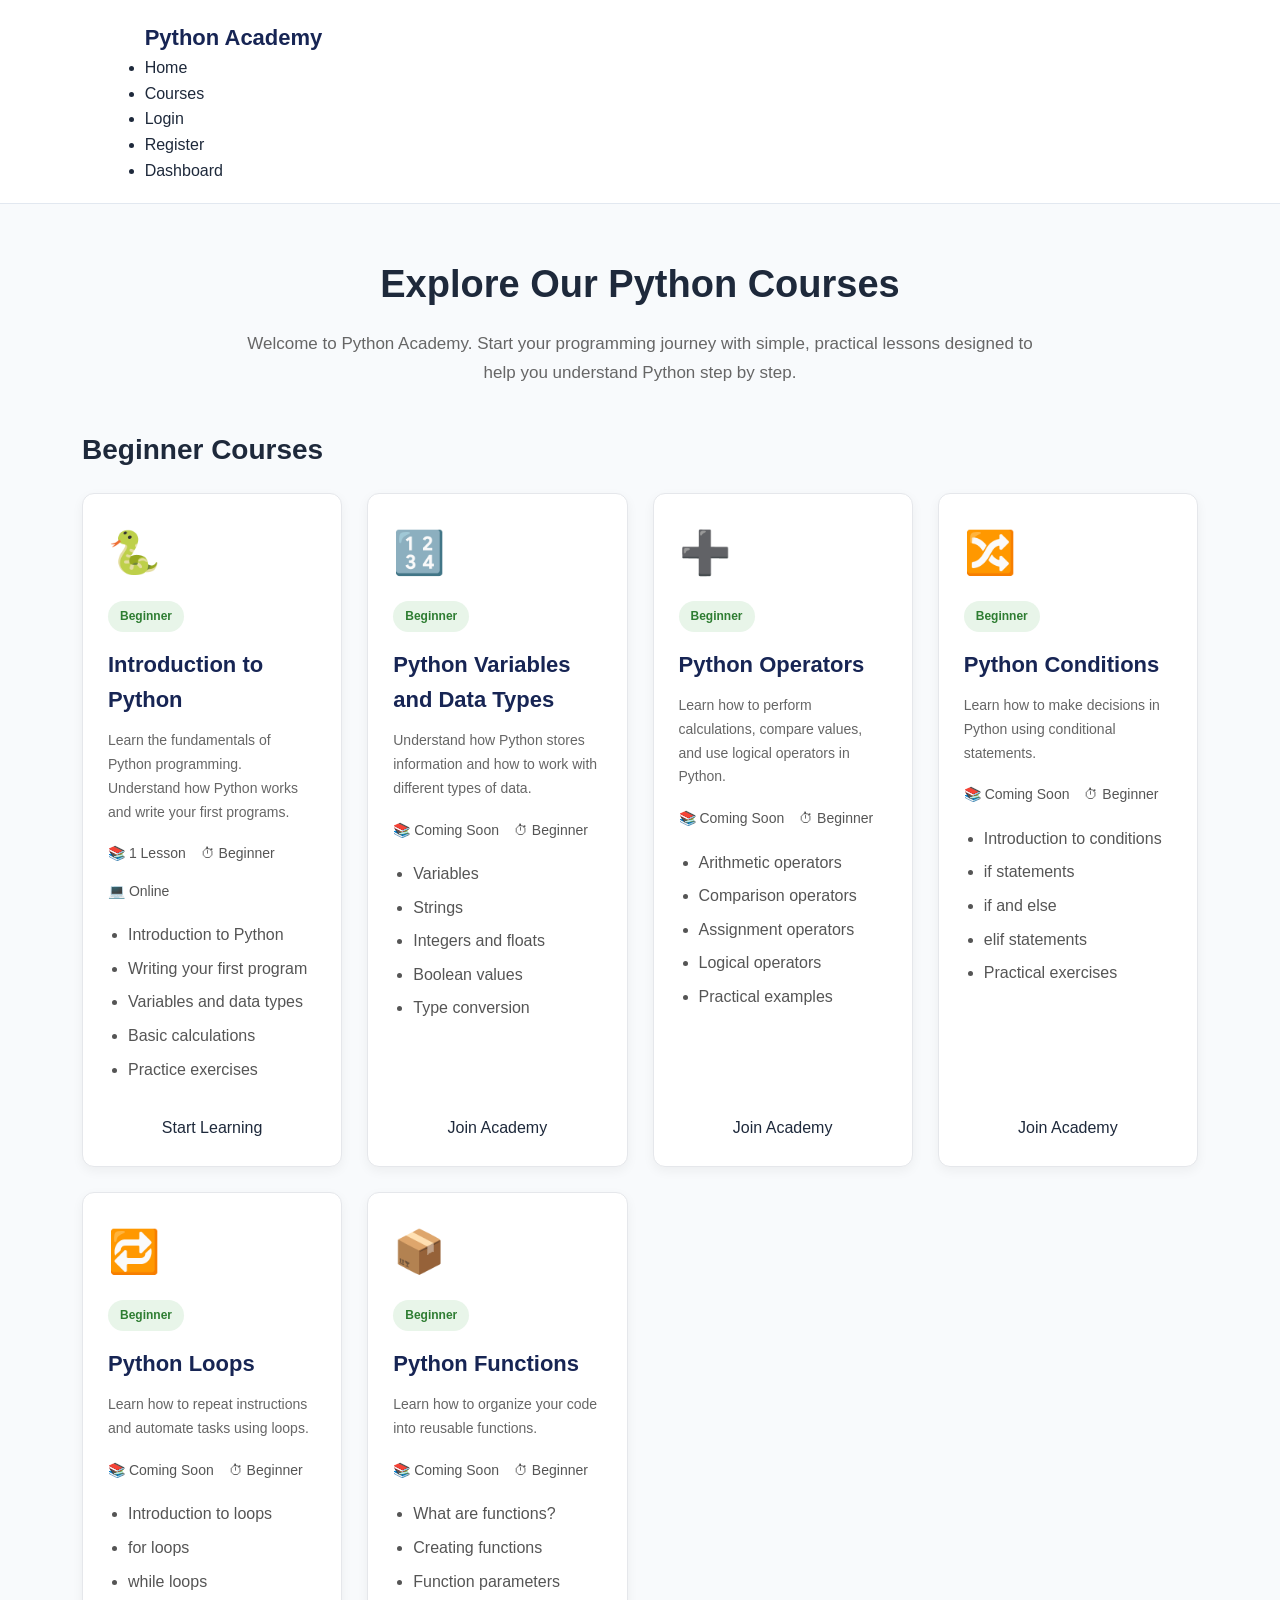
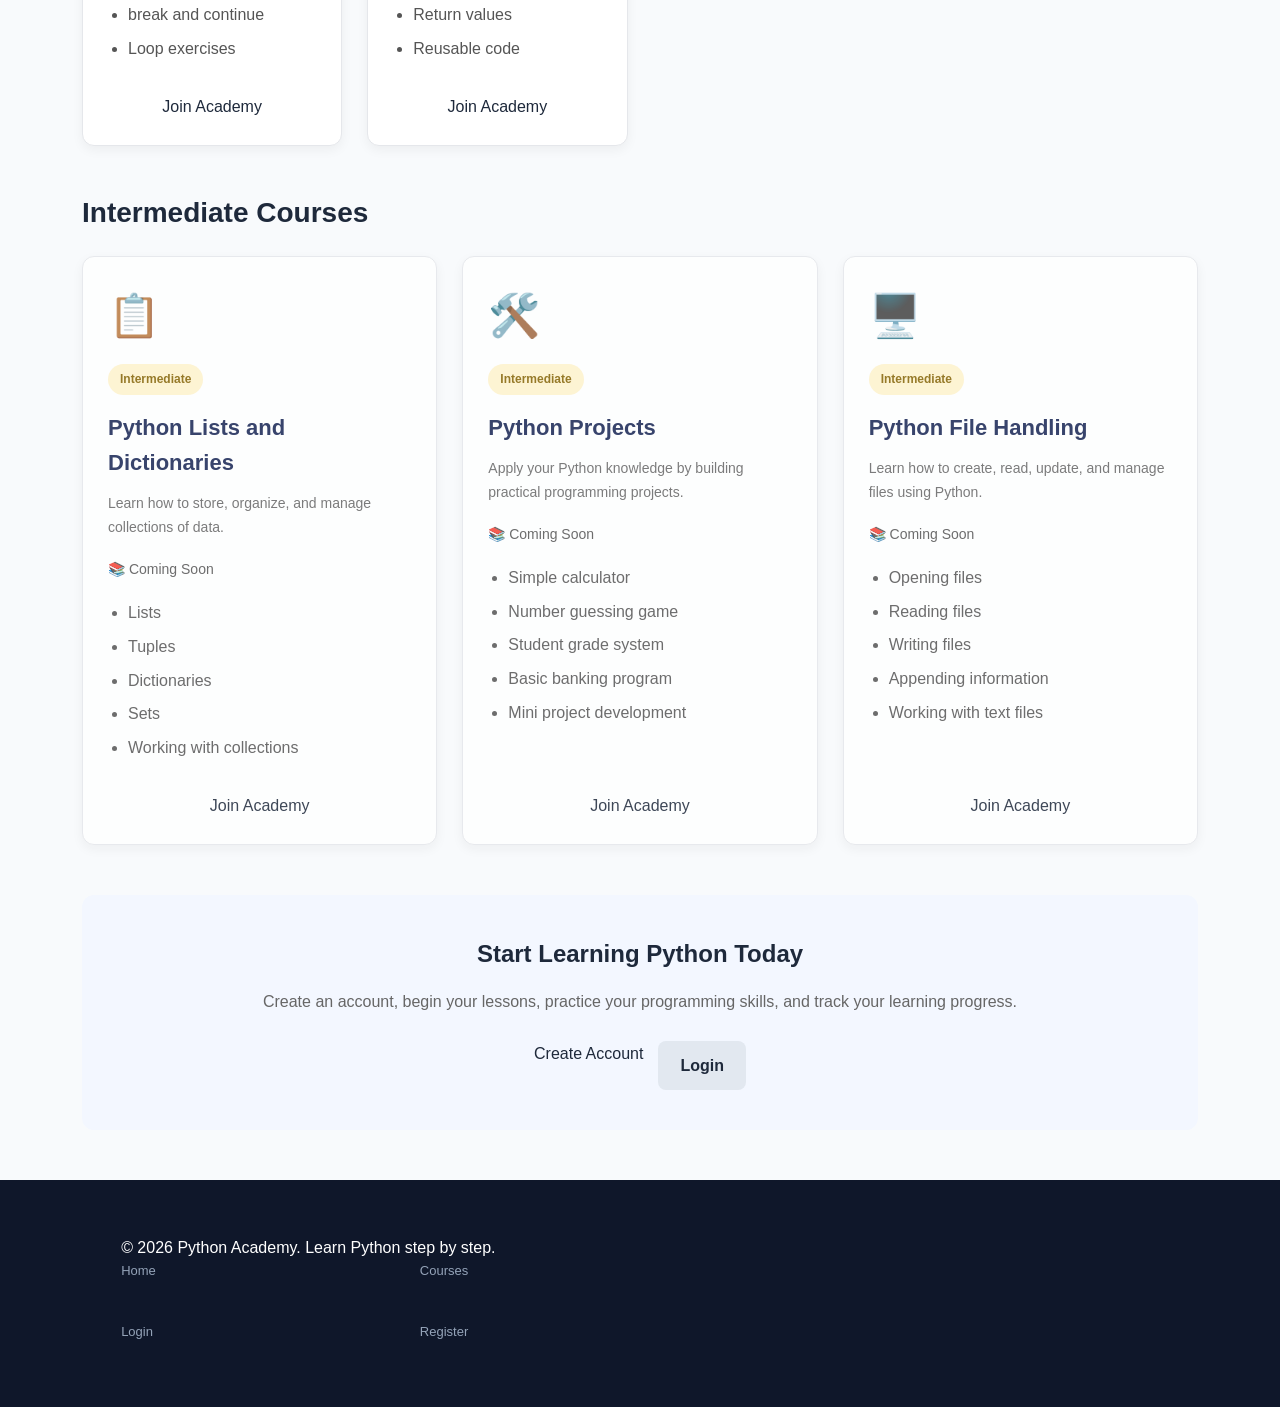
<file: courses.html>
<!DOCTYPE html>
<html lang="en">

<head>
    <meta charset="UTF-8">
    <meta name="viewport" content="width=device-width, initial-scale=1.0">

    <title>Python Courses | Python Academy</title>

    <meta name="description"
          content="Learn Python programming with Python Academy. Explore beginner lessons, practice exercises, and quizzes.">

    <link rel="stylesheet" href="style.css">

    <style>
        /* COURSES PAGE */

        .courses-page {
            padding: 50px 20px;
        }

        .courses-header {
            text-align: center;
            max-width: 800px;
            margin: 0 auto 40px;
        }

        .courses-header h1 {
            font-size: 38px;
            margin-bottom: 15px;
        }

        .courses-header p {
            font-size: 17px;
            line-height: 1.7;
            color: #666;
        }

        .course-category {
            margin-bottom: 45px;
        }

        .course-category h2 {
            margin-bottom: 20px;
            font-size: 28px;
        }

        .courses-grid {
            display: grid;
            grid-template-columns: repeat(
                auto-fit,
                minmax(260px, 1fr)
            );

            gap: 25px;
        }

        .course-card {
            background: #ffffff;
            border-radius: 12px;
            padding: 25px;
            border: 1px solid #e5e7eb;
            box-shadow: 0 4px 12px rgba(0, 0, 0, 0.05);

            display: flex;
            flex-direction: column;

            transition: transform 0.3s ease,
                        box-shadow 0.3s ease;
        }

        .course-card:hover {
            transform: translateY(-5px);
            box-shadow: 0 8px 20px rgba(0, 0, 0, 0.10);
        }

        .course-icon {
            font-size: 42px;
            margin-bottom: 15px;
        }

        .course-level {
            display: inline-block;
            width: fit-content;

            background: #e8f5e9;
            color: #2e7d32;

            padding: 6px 12px;
            border-radius: 20px;

            font-size: 12px;
            font-weight: bold;

            margin-bottom: 15px;
        }

        .course-card h3 {
            font-size: 22px;
            margin-bottom: 12px;
        }

        .course-card p {
            color: #666;
            line-height: 1.7;
            margin-bottom: 18px;
        }

        .course-details {
            display: flex;
            flex-wrap: wrap;
            gap: 15px;

            margin-bottom: 20px;

            font-size: 14px;
            color: #555;
        }

        .course-details span {
            display: inline-block;
        }

        .course-card ul {
            padding-left: 20px;
            margin-bottom: 25px;
        }

        .course-card ul li {
            margin-bottom: 8px;
            color: #555;
        }

        .course-card .btn {
            margin-top: auto;
            text-align: center;
            display: block;
        }

        .course-card .btn-secondary {
            margin-top: 10px;
        }

        .course-coming-soon {
            opacity: 0.85;
        }

        .course-coming-soon .course-level {
            background: #fff3cd;
            color: #856404;
        }

        .courses-cta {
            text-align: center;

            background: #f3f7ff;

            padding: 40px 20px;
            border-radius: 12px;

            margin-top: 50px;
        }

        .courses-cta h2 {
            margin-bottom: 15px;
        }

        .courses-cta p {
            color: #666;
            margin-bottom: 25px;
            line-height: 1.7;
        }

        .courses-cta-buttons {
            display: flex;
            justify-content: center;
            flex-wrap: wrap;
            gap: 15px;
        }

        @media (max-width: 600px) {

            .courses-header h1 {
                font-size: 30px;
            }

            .course-category h2 {
                font-size: 24px;
            }

            .courses-page {
                padding: 30px 15px;
            }

            .course-card {
                padding: 20px;
            }
        }
    </style>
</head>

<body>

    <!-- NAVIGATION -->

    <nav class="navbar">

        <div class="container">

            <a href="index.html" class="logo">
                Python Academy
            </a>

            <ul class="nav-links">

                <li>
                    <a href="index.html">Home</a>
                </li>

                <li>
                    <a href="courses.html" class="active">Courses</a>
                </li>

                <li>
                    <a href="login.html">Login</a>
                </li>

                <li>
                    <a href="register.html">Register</a>
                </li>

                <li>
                    <a href="dashboard.html">Dashboard</a>
                </li>

            </ul>

        </div>

    </nav>


    <!-- COURSES PAGE -->

    <main class="courses-page">

        <div class="container">

            <!-- PAGE HEADER -->

            <section class="courses-header">

                <h1>Explore Our Python Courses</h1>

                <p>
                    Welcome to Python Academy.
                    Start your programming journey with simple,
                    practical lessons designed to help you understand
                    Python step by step.
                </p>

            </section>


            <!-- BEGINNER COURSES -->

            <section class="course-category">

                <h2>Beginner Courses</h2>

                <div class="courses-grid">


                    <!-- COURSE 1 -->

                    <article class="course-card">

                        <div class="course-icon">
                            🐍
                        </div>

                        <span class="course-level">
                            Beginner
                        </span>

                        <h3>Introduction to Python</h3>

                        <p>
                            Learn the fundamentals of Python programming.
                            Understand how Python works and write
                            your first programs.
                        </p>

                        <div class="course-details">

                            <span>
                                📚 1 Lesson
                            </span>

                            <span>
                                ⏱ Beginner
                            </span>

                            <span>
                                💻 Online
                            </span>

                        </div>

                        <ul>

                            <li>Introduction to Python</li>

                            <li>Writing your first program</li>

                            <li>Variables and data types</li>

                            <li>Basic calculations</li>

                            <li>Practice exercises</li>

                        </ul>

                        <a href="lesson1.html" class="btn">
                            Start Learning
                        </a>

                    </article>


                    <!-- COURSE 2 -->

                    <article class="course-card">

                        <div class="course-icon">
                            🔢
                        </div>

                        <span class="course-level">
                            Beginner
                        </span>

                        <h3>Python Variables and Data Types</h3>

                        <p>
                            Understand how Python stores information
                            and how to work with different types
                            of data.
                        </p>

                        <div class="course-details">

                            <span>
                                📚 Coming Soon
                            </span>

                            <span>
                                ⏱ Beginner
                            </span>

                        </div>

                        <ul>

                            <li>Variables</li>

                            <li>Strings</li>

                            <li>Integers and floats</li>

                            <li>Boolean values</li>

                            <li>Type conversion</li>

                        </ul>

                        <a href="register.html" class="btn">
                            Join Academy
                        </a>

                    </article>


                    <!-- COURSE 3 -->

                    <article class="course-card">

                        <div class="course-icon">
                            ➕
                        </div>

                        <span class="course-level">
                            Beginner
                        </span>

                        <h3>Python Operators</h3>

                        <p>
                            Learn how to perform calculations,
                            compare values, and use logical
                            operators in Python.
                        </p>

                        <div class="course-details">

                            <span>
                                📚 Coming Soon
                            </span>

                            <span>
                                ⏱ Beginner
                            </span>

                        </div>

                        <ul>

                            <li>Arithmetic operators</li>

                            <li>Comparison operators</li>

                            <li>Assignment operators</li>

                            <li>Logical operators</li>

                            <li>Practical examples</li>

                        </ul>

                        <a href="register.html" class="btn">
                            Join Academy
                        </a>

                    </article>


                    <!-- COURSE 4 -->

                    <article class="course-card">

                        <div class="course-icon">
                            🔀
                        </div>

                        <span class="course-level">
                            Beginner
                        </span>

                        <h3>Python Conditions</h3>

                        <p>
                            Learn how to make decisions in Python
                            using conditional statements.
                        </p>

                        <div class="course-details">

                            <span>
                                📚 Coming Soon
                            </span>

                            <span>
                                ⏱ Beginner
                            </span>

                        </div>

                        <ul>

                            <li>Introduction to conditions</li>

                            <li>if statements</li>

                            <li>if and else</li>

                            <li>elif statements</li>

                            <li>Practical exercises</li>

                        </ul>

                        <a href="register.html" class="btn">
                            Join Academy
                        </a>

                    </article>


                    <!-- COURSE 5 -->

                    <article class="course-card">

                        <div class="course-icon">
                            🔁
                        </div>

                        <span class="course-level">
                            Beginner
                        </span>

                        <h3>Python Loops</h3>

                        <p>
                            Learn how to repeat instructions
                            and automate tasks using loops.
                        </p>

                        <div class="course-details">

                            <span>
                                📚 Coming Soon
                            </span>

                            <span>
                                ⏱ Beginner
                            </span>

                        </div>

                        <ul>

                            <li>Introduction to loops</li>

                            <li>for loops</li>

                            <li>while loops</li>

                            <li>break and continue</li>

                            <li>Loop exercises</li>

                        </ul>

                        <a href="register.html" class="btn">
                            Join Academy
                        </a>

                    </article>


                    <!-- COURSE 6 -->

                    <article class="course-card">

                        <div class="course-icon">
                            📦
                        </div>

                        <span class="course-level">
                            Beginner
                        </span>

                        <h3>Python Functions</h3>

                        <p>
                            Learn how to organize your code
                            into reusable functions.
                        </p>

                        <div class="course-details">

                            <span>
                                📚 Coming Soon
                            </span>

                            <span>
                                ⏱ Beginner
                            </span>

                        </div>

                        <ul>

                            <li>What are functions?</li>

                            <li>Creating functions</li>

                            <li>Function parameters</li>

                            <li>Return values</li>

                            <li>Reusable code</li>

                        </ul>

                        <a href="register.html" class="btn">
                            Join Academy
                        </a>

                    </article>

                </div>

            </section>


            <!-- INTERMEDIATE COURSES -->

            <section class="course-category">

                <h2>Intermediate Courses</h2>

                <div class="courses-grid">


                    <!-- COURSE 7 -->

                    <article class="course-card course-coming-soon">

                        <div class="course-icon">
                            📋
                        </div>

                        <span class="course-level">
                            Intermediate
                        </span>

                        <h3>Python Lists and Dictionaries</h3>

                        <p>
                            Learn how to store, organize,
                            and manage collections of data.
                        </p>

                        <div class="course-details">

                            <span>
                                📚 Coming Soon
                            </span>

                        </div>

                        <ul>

                            <li>Lists</li>

                            <li>Tuples</li>

                            <li>Dictionaries</li>

                            <li>Sets</li>

                            <li>Working with collections</li>

                        </ul>

                        <a href="register.html" class="btn">
                            Join Academy
                        </a>

                    </article>


                    <!-- COURSE 8 -->

                    <article class="course-card course-coming-soon">

                        <div class="course-icon">
                            🛠️
                        </div>

                        <span class="course-level">
                            Intermediate
                        </span>

                        <h3>Python Projects</h3>

                        <p>
                            Apply your Python knowledge by
                            building practical programming projects.
                        </p>

                        <div class="course-details">

                            <span>
                                📚 Coming Soon
                            </span>

                        </div>

                        <ul>

                            <li>Simple calculator</li>

                            <li>Number guessing game</li>

                            <li>Student grade system</li>

                            <li>Basic banking program</li>

                            <li>Mini project development</li>

                        </ul>

                        <a href="register.html" class="btn">
                            Join Academy
                        </a>

                    </article>


                    <!-- COURSE 9 -->

                    <article class="course-card course-coming-soon">

                        <div class="course-icon">
                            🖥️
                        </div>

                        <span class="course-level">
                            Intermediate
                        </span>

                        <h3>Python File Handling</h3>

                        <p>
                            Learn how to create, read,
                            update, and manage files
                            using Python.
                        </p>

                        <div class="course-details">

                            <span>
                                📚 Coming Soon
                            </span>

                        </div>

                        <ul>

                            <li>Opening files</li>

                            <li>Reading files</li>

                            <li>Writing files</li>

                            <li>Appending information</li>

                            <li>Working with text files</li>

                        </ul>

                        <a href="register.html" class="btn">
                            Join Academy
                        </a>

                    </article>

                </div>

            </section>


            <!-- LEARNING PROCESS -->

            <section class="courses-cta">

                <h2>Start Learning Python Today</h2>

                <p>
                    Create an account, begin your lessons,
                    practice your programming skills,
                    and track your learning progress.
                </p>

                <div class="courses-cta-buttons">

                    <a href="register.html" class="btn">
                        Create Account
                    </a>

                    <a href="login.html" class="btn btn-secondary">
                        Login
                    </a>

                </div>

            </section>

        </div>

    </main>


    <!-- FOOTER -->

    <footer class="footer">

        <div class="container">

            <p>
                © 2026 Python Academy.
                Learn Python step by step.
            </p>

            <div class="footer-links">

                <a href="index.html">
                    Home
                </a>

                <a href="courses.html">
                    Courses
                </a>

                <a href="login.html">
                    Login
                </a>

                <a href="register.html">
                    Register
                </a>

            </div>

        </div>

    </footer>

</body>

</html>
</file>
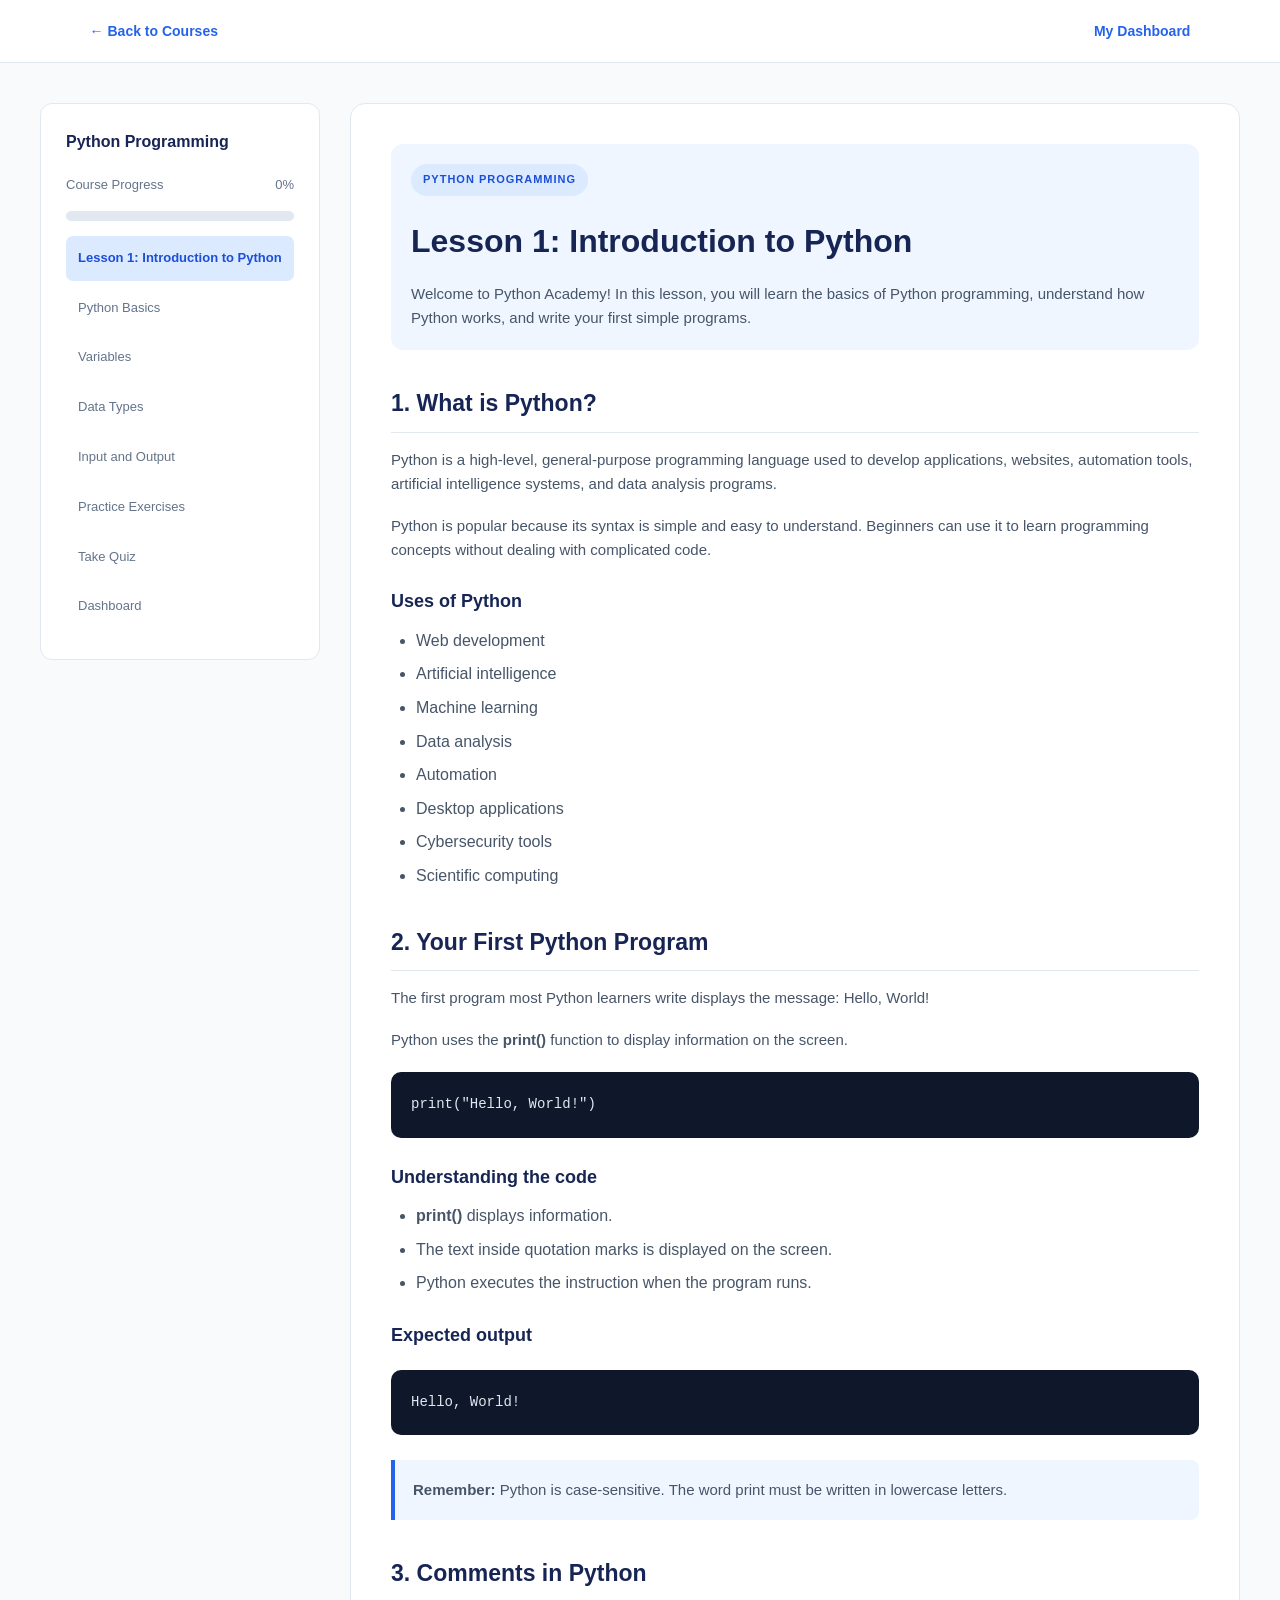
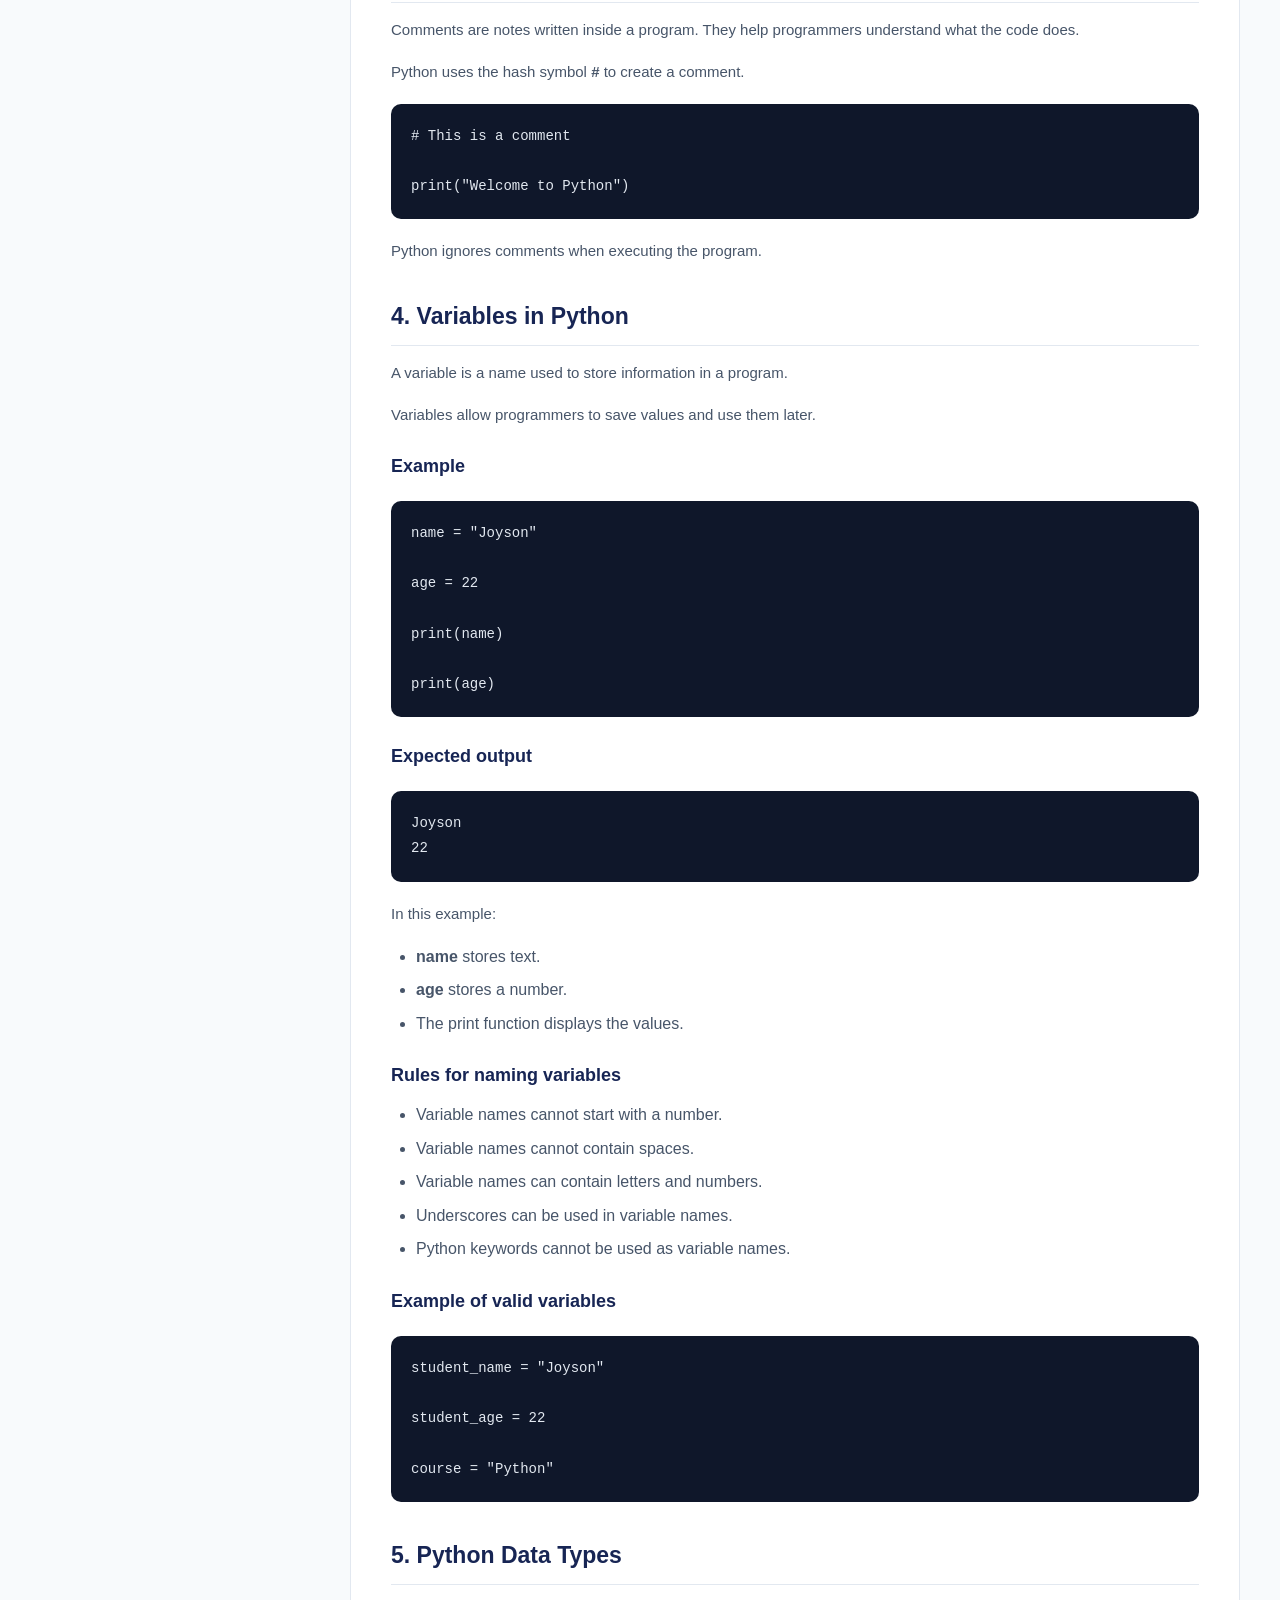
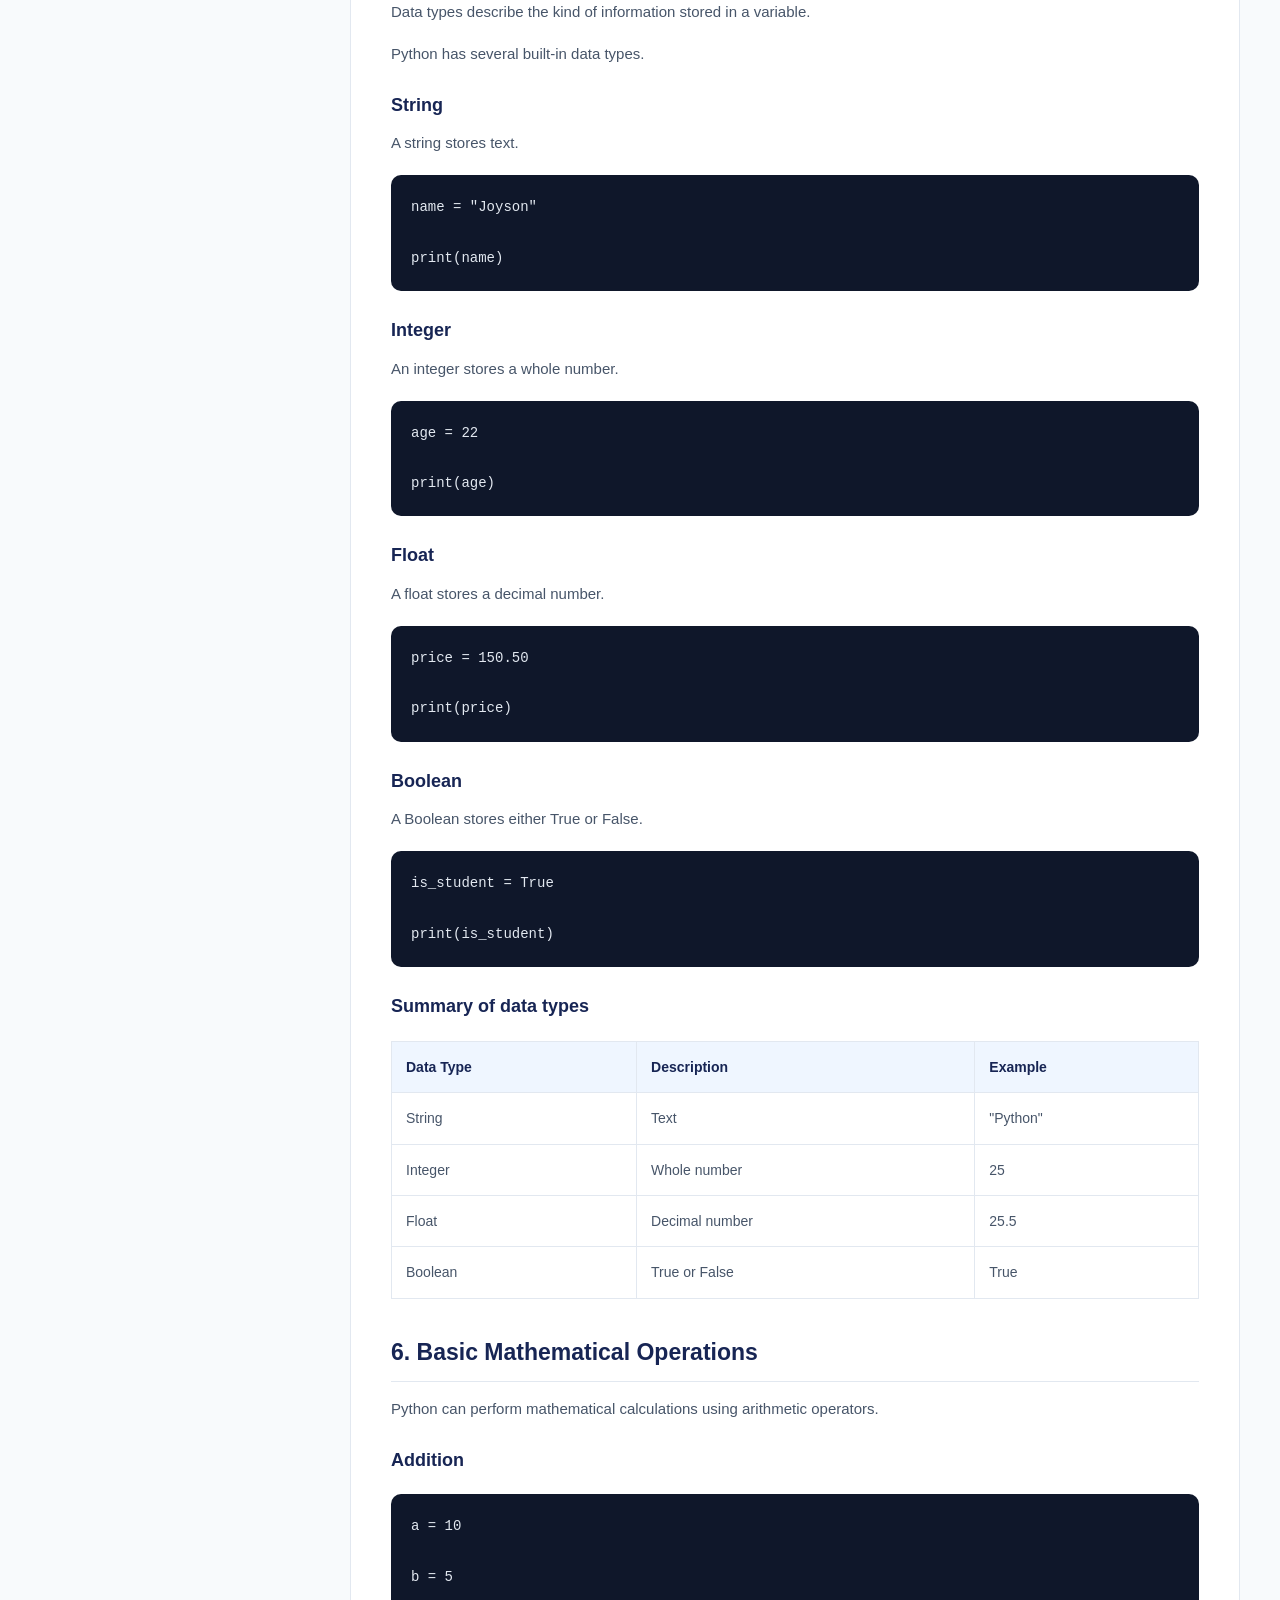
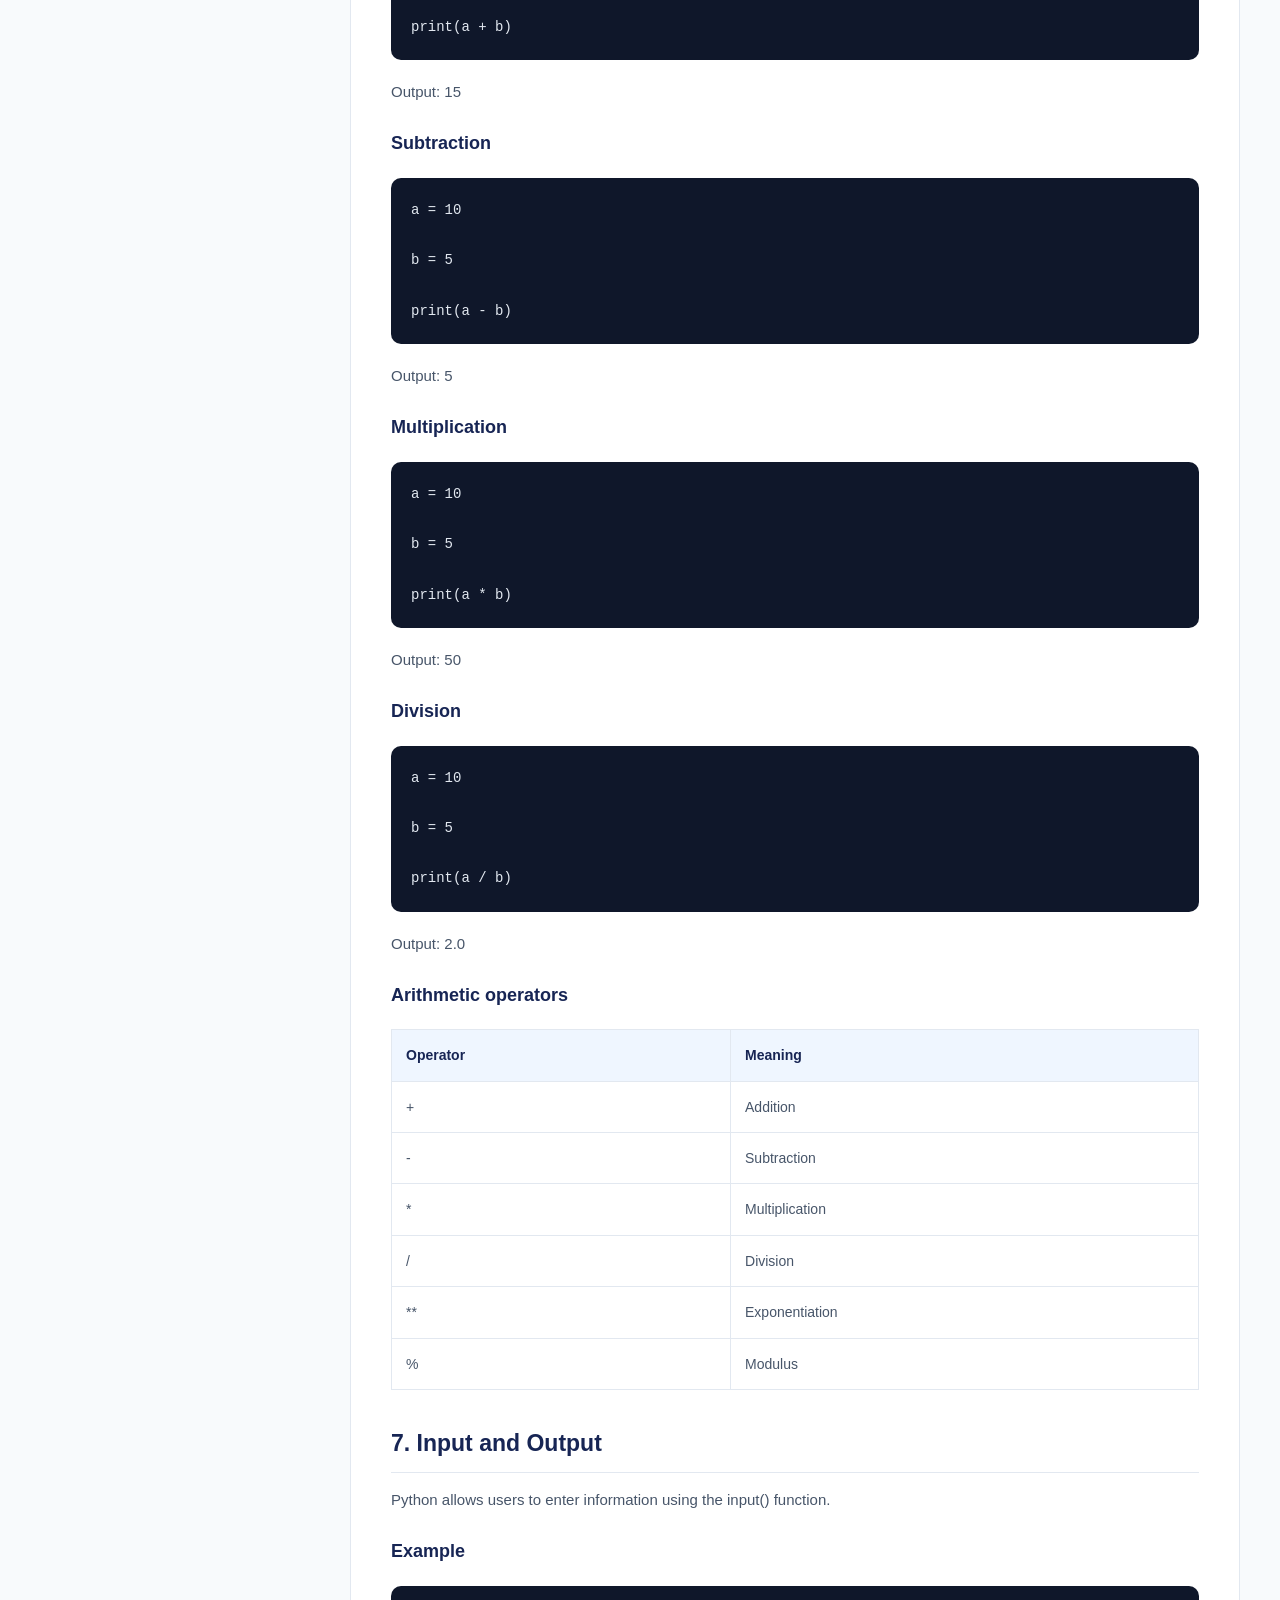
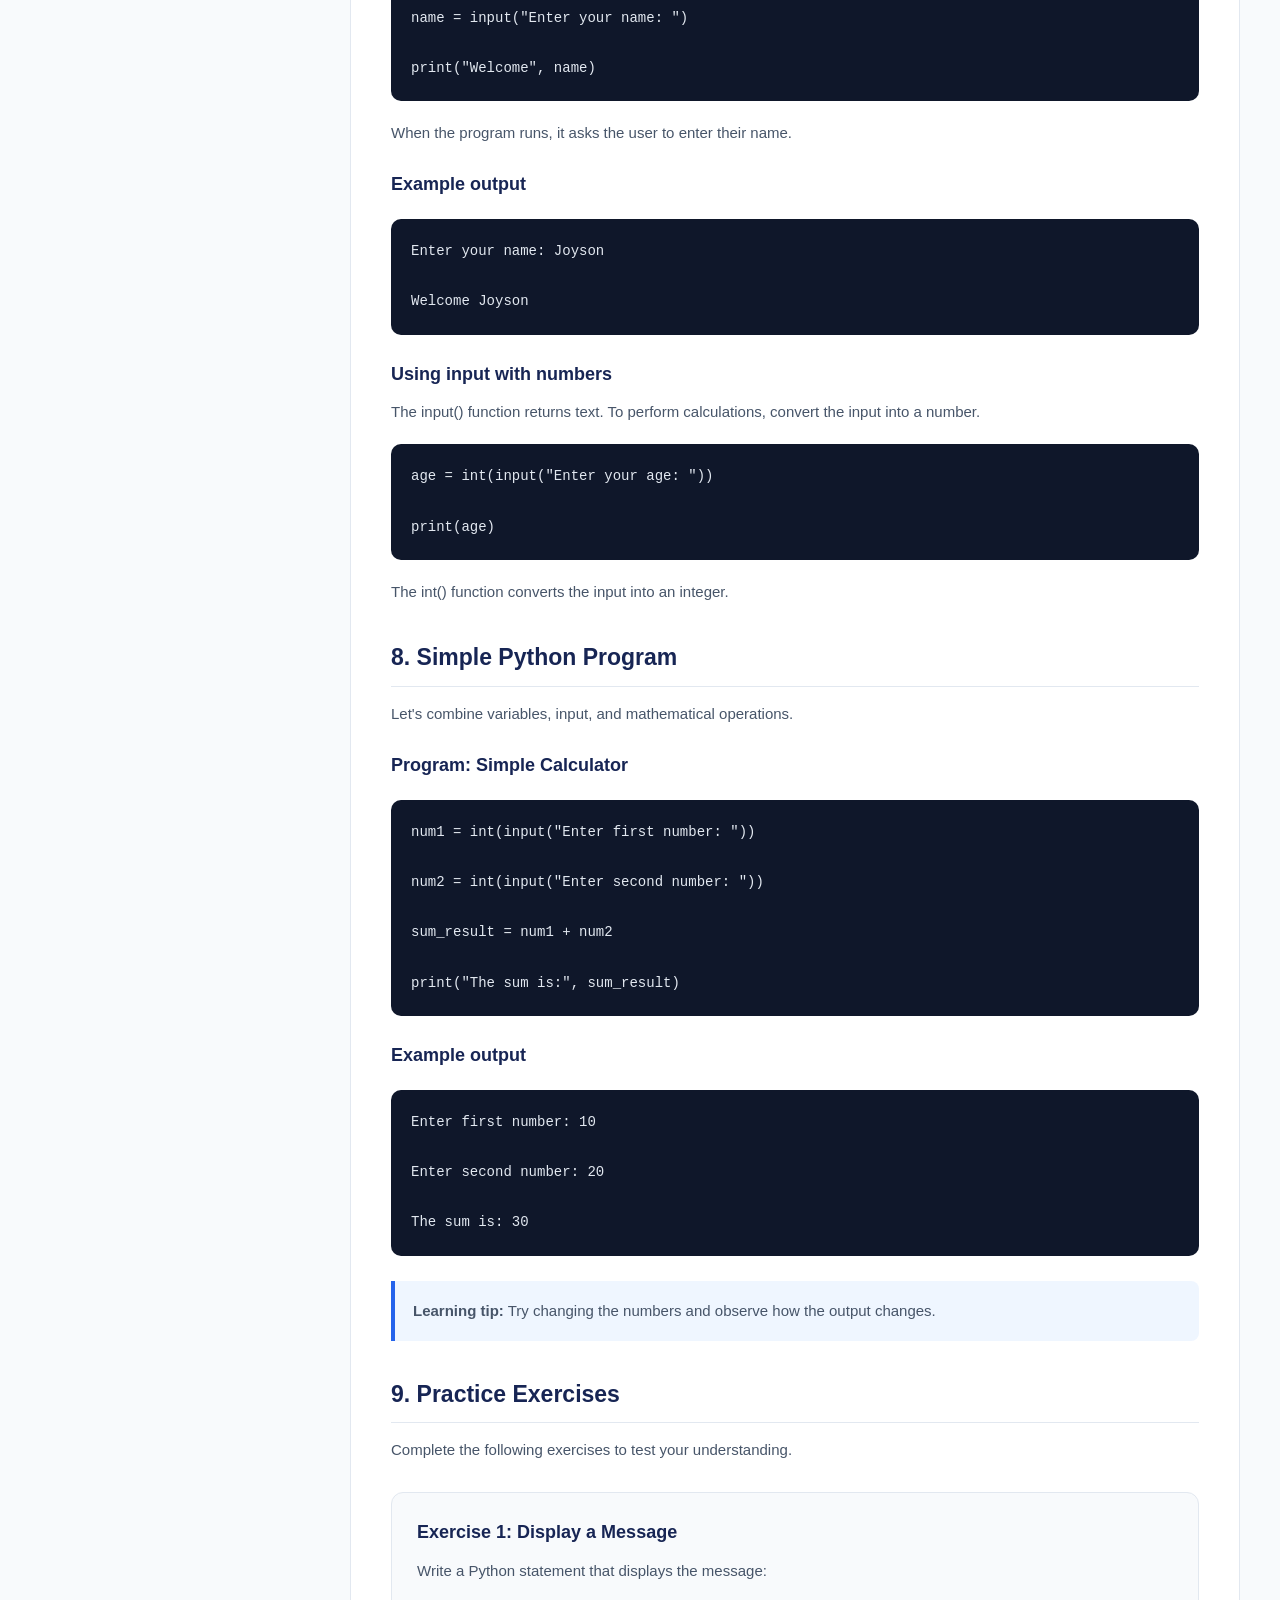
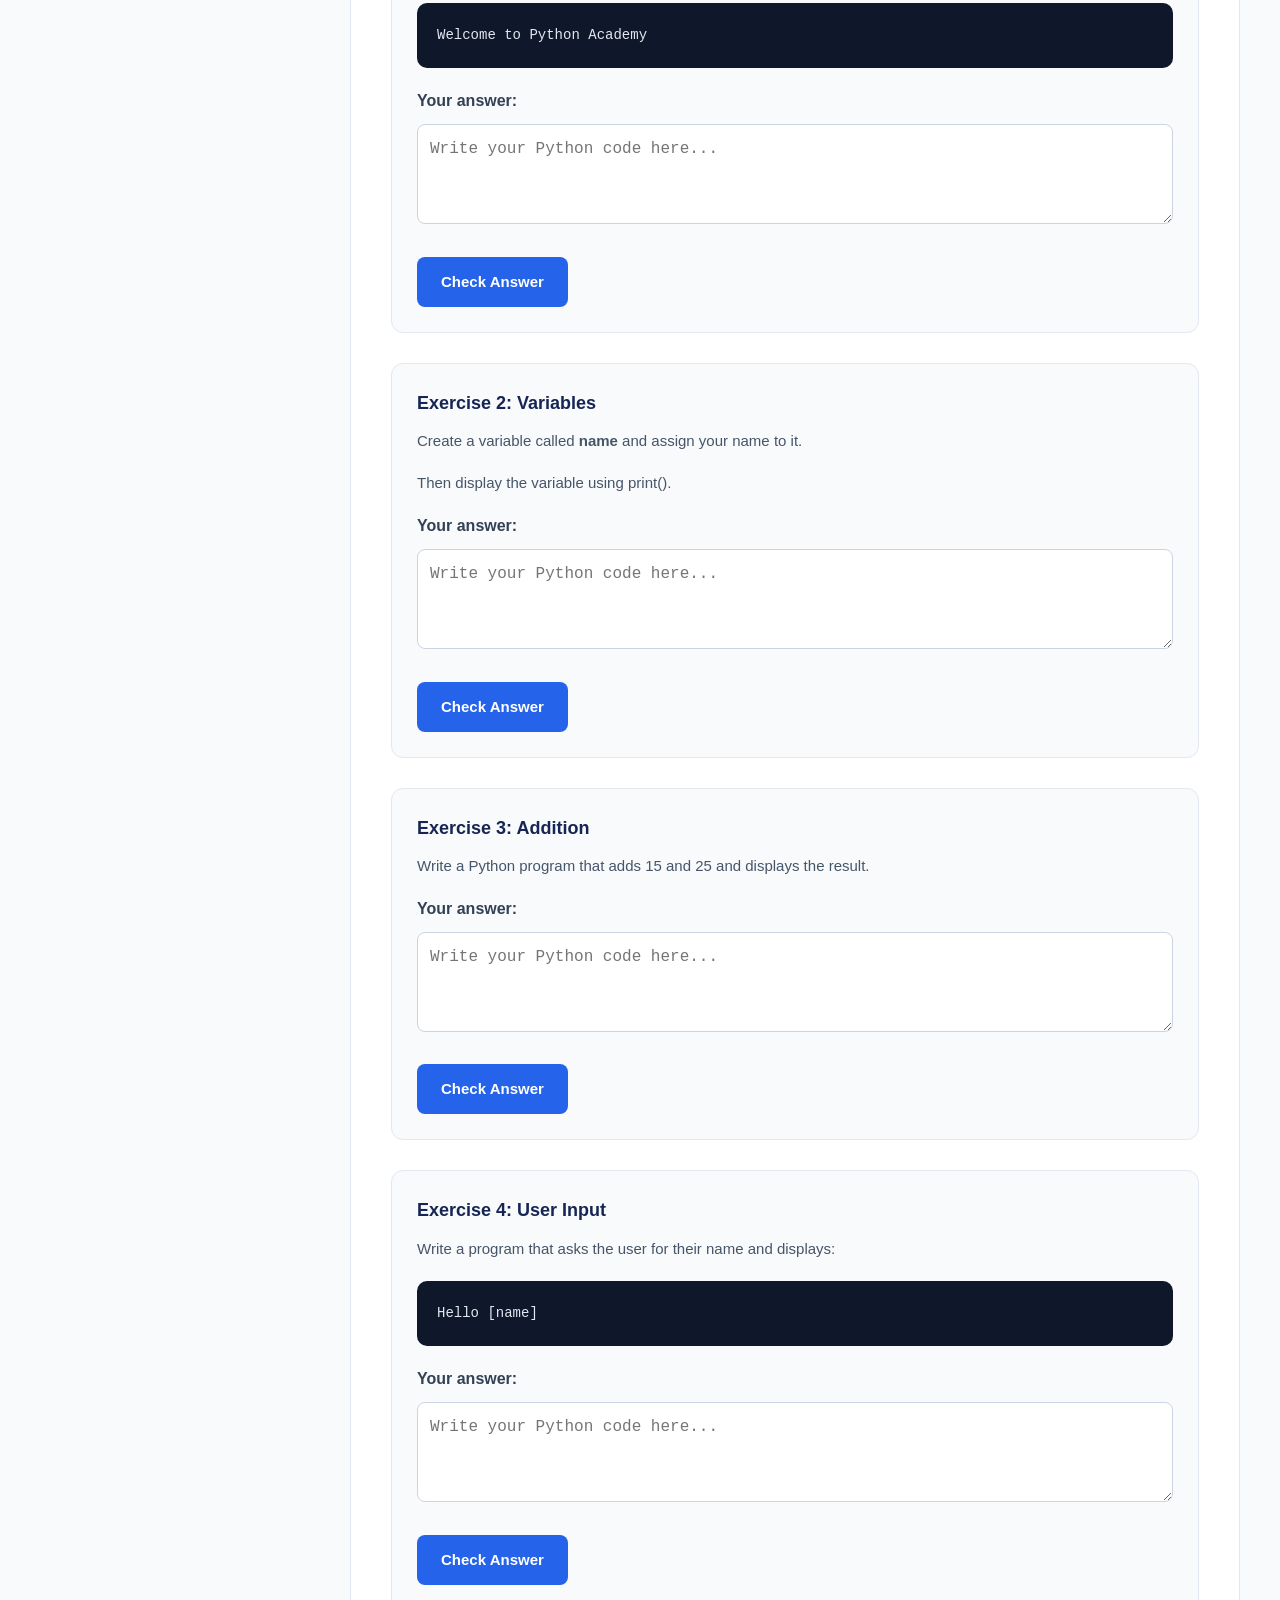
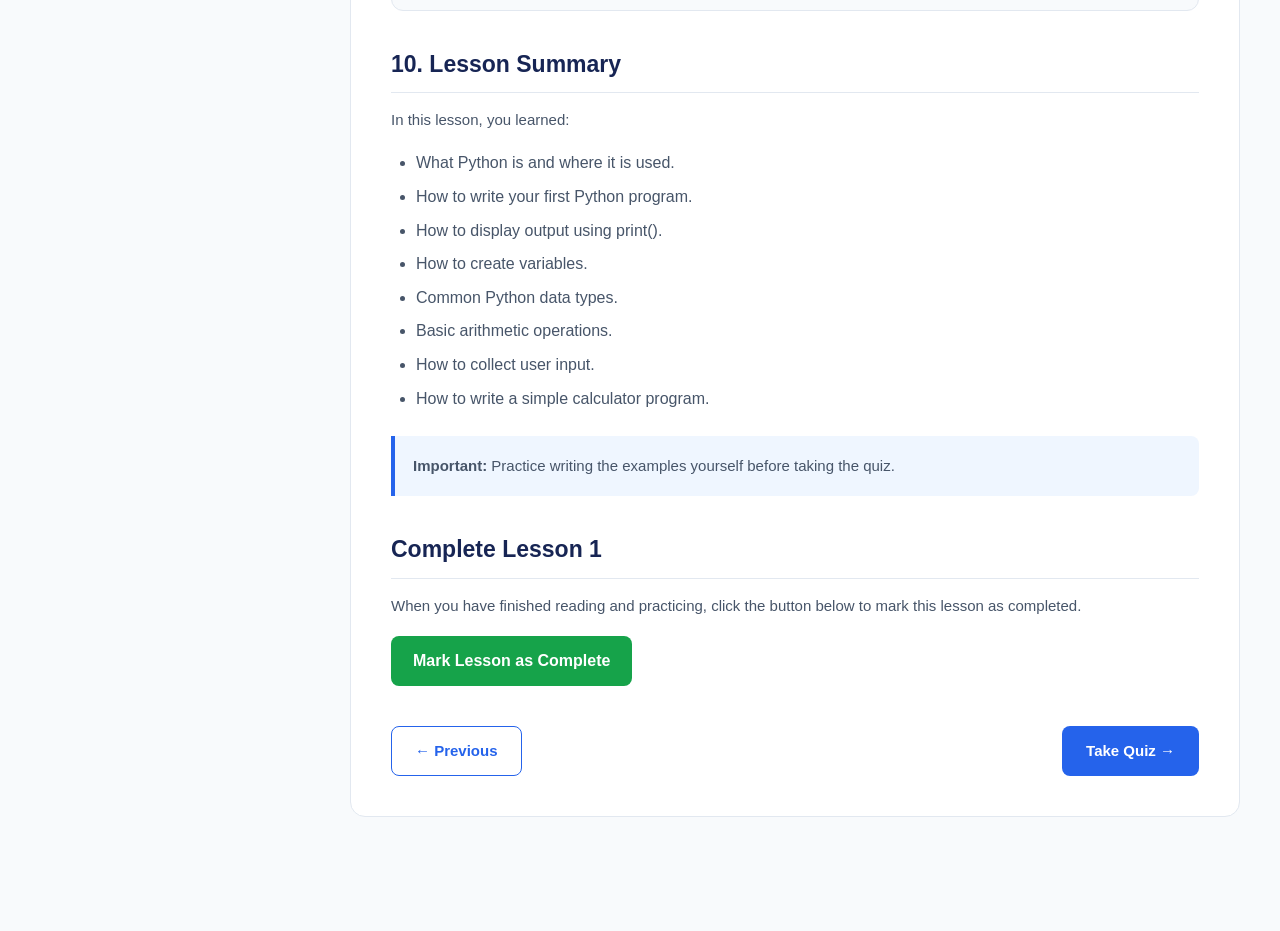
<file: lesson1.html>
<!DOCTYPE html>
<html lang="en">
<head>
    <meta charset="UTF-8">
    <meta name="viewport" content="width=device-width, initial-scale=1.0">

    <title>Lesson 1 - Introduction to Python | Python Academy</title>

    <link rel="stylesheet" href="style.css">

    <style>
        .lesson-code {
            position: relative;
        }

        .lesson-code pre {
            color: #e2e8f0;
        }

        .lesson-code .keyword {
            color: #c084fc;
        }

        .lesson-code .string {
            color: #86efac;
        }

        .lesson-code .function {
            color: #60a5fa;
        }

        .lesson-code .number {
            color: #fbbf24;
        }

        .lesson-code .comment {
            color: #94a3b8;
        }

        .lesson-content section {
            margin-bottom: 35px;
        }

        .lesson-content section h2 {
            border-bottom: 1px solid #e2e8f0;
            padding-bottom: 10px;
        }

        .lesson-content .lesson-intro {
            background: #eff6ff;
            border-radius: 12px;
            padding: 20px;
            margin-bottom: 30px;
        }

        .lesson-content .lesson-intro p {
            margin-bottom: 0;
        }

        .lesson-content .exercise-question {
            margin-bottom: 25px;
        }

        .lesson-content .exercise-question label {
            display: block;
            font-weight: 700;
            color: #334155;
            margin-bottom: 10px;
        }

        .lesson-content .exercise-question input,
        .lesson-content .exercise-question textarea {
            width: 100%;
            padding: 12px;
            border: 1px solid #cbd5e1;
            border-radius: 8px;
            outline: none;
        }

        .lesson-content .exercise-question input:focus,
        .lesson-content .exercise-question textarea:focus {
            border-color: #2563eb;
        }

        .lesson-content .exercise-question textarea {
            min-height: 100px;
            font-family: Consolas, monospace;
            resize: vertical;
        }

        .exercise-feedback {
            margin-top: 15px;
            padding: 12px;
            border-radius: 8px;
            display: none;
        }

        .exercise-feedback.success {
            display: block;
            background: #dcfce7;
            color: #166534;
        }

        .exercise-feedback.error {
            display: block;
            background: #fee2e2;
            color: #991b1b;
        }

        .lesson-complete-message {
            display: none;
            margin-top: 20px;
            padding: 15px;
            background: #dcfce7;
            color: #166534;
            border-radius: 8px;
        }

        .lesson-complete-message.show {
            display: block;
        }

        .lesson-actions {
            margin-top: 40px;
        }

        .lesson-actions button {
            cursor: pointer;
        }

        .lesson-actions a,
        .lesson-actions button {
            min-width: 130px;
        }

        .lesson-progress-label {
            display: flex;
            justify-content: space-between;
            color: #64748b;
            font-size: 13px;
            margin-bottom: 8px;
        }

        .lesson-sidebar .lesson-status {
            font-size: 12px;
            color: #16a34a;
            margin-left: 5px;
        }

        @media (max-width: 480px) {
            .lesson-actions {
                flex-direction: column;
            }

            .lesson-actions a,
            .lesson-actions button {
                width: 100%;
            }
        }
    </style>
</head>

<body class="lesson-page">

    <!-- =====================================
         LESSON HEADER
    ====================================== -->

    <header class="lesson-header">

        <a href="courses.html">
            ← Back to Courses
        </a>

        <a href="dashboard.html">
            My Dashboard
        </a>

    </header>


    <!-- =====================================
         LESSON LAYOUT
    ====================================== -->

    <div class="lesson-layout">


        <!-- =====================================
             LESSON SIDEBAR
        ====================================== -->

        <aside class="lesson-sidebar">

            <h3>Python Programming</h3>

            <div class="lesson-progress-label">
                <span>Course Progress</span>
                <span id="sidebarProgress">0%</span>
            </div>

            <div class="progress-container">
                <div
                    class="progress-bar"
                    id="sidebarProgressBar"
                ></div>
            </div>

            <a href="lesson1.html" class="active">
                Lesson 1: Introduction to Python
            </a>

            <a href="lesson1.html#python-basics">
                Python Basics
            </a>

            <a href="lesson1.html#variables">
                Variables
            </a>

            <a href="lesson1.html#data-types">
                Data Types
            </a>

            <a href="lesson1.html#input-output">
                Input and Output
            </a>

            <a href="lesson1.html#practice">
                Practice Exercises
            </a>

            <a href="quiz.html">
                Take Quiz
            </a>

            <a href="dashboard.html">
                Dashboard
            </a>

        </aside>


        <!-- =====================================
             LESSON CONTENT
        ====================================== -->

        <main class="lesson-content">

            <div class="lesson-intro">

                <span class="course-label">
                    PYTHON PROGRAMMING
                </span>

                <h1>Lesson 1: Introduction to Python</h1>

                <p>
                    Welcome to Python Academy! In this lesson,
                    you will learn the basics of Python programming,
                    understand how Python works, and write your
                    first simple programs.
                </p>

            </div>


            <!-- =====================================
                 SECTION 1
            ====================================== -->

            <section>

                <h2>1. What is Python?</h2>

                <p>
                    Python is a high-level, general-purpose
                    programming language used to develop
                    applications, websites, automation tools,
                    artificial intelligence systems, and data
                    analysis programs.
                </p>

                <p>
                    Python is popular because its syntax is
                    simple and easy to understand. Beginners
                    can use it to learn programming concepts
                    without dealing with complicated code.
                </p>

                <h3>Uses of Python</h3>

                <ul>
                    <li>Web development</li>
                    <li>Artificial intelligence</li>
                    <li>Machine learning</li>
                    <li>Data analysis</li>
                    <li>Automation</li>
                    <li>Desktop applications</li>
                    <li>Cybersecurity tools</li>
                    <li>Scientific computing</li>
                </ul>

            </section>


            <!-- =====================================
                 SECTION 2
            ====================================== -->

            <section id="python-basics">

                <h2>2. Your First Python Program</h2>

                <p>
                    The first program most Python learners
                    write displays the message:
                    Hello, World!
                </p>

                <p>
                    Python uses the <strong>print()</strong>
                    function to display information on the screen.
                </p>

                <div class="lesson-code">

                    <pre><code>print("Hello, World!")</code></pre>

                </div>

                <h3>Understanding the code</h3>

                <ul>
                    <li>
                        <strong>print()</strong> displays information.
                    </li>

                    <li>
                        The text inside quotation marks is
                        displayed on the screen.
                    </li>

                    <li>
                        Python executes the instruction when
                        the program runs.
                    </li>
                </ul>

                <h3>Expected output</h3>

                <div class="lesson-code">

                    <pre><code>Hello, World!</code></pre>

                </div>

                <div class="lesson-note">

                    <p>
                        <strong>Remember:</strong>
                        Python is case-sensitive.
                        The word print must be written in
                        lowercase letters.
                    </p>

                </div>

            </section>


            <!-- =====================================
                 SECTION 3
            ====================================== -->

            <section>

                <h2>3. Comments in Python</h2>

                <p>
                    Comments are notes written inside a program.
                    They help programmers understand what the
                    code does.
                </p>

                <p>
                    Python uses the hash symbol
                    <strong>#</strong> to create a comment.
                </p>

                <div class="lesson-code">

                    <pre><code># This is a comment

print("Welcome to Python")</code></pre>

                </div>

                <p>
                    Python ignores comments when executing
                    the program.
                </p>

            </section>


            <!-- =====================================
                 SECTION 4
            ====================================== -->

            <section id="variables">

                <h2>4. Variables in Python</h2>

                <p>
                    A variable is a name used to store
                    information in a program.
                </p>

                <p>
                    Variables allow programmers to save
                    values and use them later.
                </p>

                <h3>Example</h3>

                <div class="lesson-code">

                    <pre><code>name = "Joyson"

age = 22

print(name)

print(age)</code></pre>

                </div>

                <h3>Expected output</h3>

                <div class="lesson-code">

                    <pre><code>Joyson
22</code></pre>

                </div>

                <p>
                    In this example:
                </p>

                <ul>
                    <li>
                        <strong>name</strong> stores text.
                    </li>

                    <li>
                        <strong>age</strong> stores a number.
                    </li>

                    <li>
                        The print function displays the values.
                    </li>
                </ul>

                <h3>Rules for naming variables</h3>

                <ul>
                    <li>Variable names cannot start with a number.</li>

                    <li>Variable names cannot contain spaces.</li>

                    <li>Variable names can contain letters and numbers.</li>

                    <li>Underscores can be used in variable names.</li>

                    <li>Python keywords cannot be used as variable names.</li>
                </ul>

                <h3>Example of valid variables</h3>

                <div class="lesson-code">

                    <pre><code>student_name = "Joyson"

student_age = 22

course = "Python"</code></pre>

                </div>

            </section>


            <!-- =====================================
                 SECTION 5
            ====================================== -->

            <section id="data-types">

                <h2>5. Python Data Types</h2>

                <p>
                    Data types describe the kind of information
                    stored in a variable.
                </p>

                <p>
                    Python has several built-in data types.
                </p>

                <h3>String</h3>

                <p>
                    A string stores text.
                </p>

                <div class="lesson-code">

                    <pre><code>name = "Joyson"

print(name)</code></pre>

                </div>

                <h3>Integer</h3>

                <p>
                    An integer stores a whole number.
                </p>

                <div class="lesson-code">

                    <pre><code>age = 22

print(age)</code></pre>

                </div>

                <h3>Float</h3>

                <p>
                    A float stores a decimal number.
                </p>

                <div class="lesson-code">

                    <pre><code>price = 150.50

print(price)</code></pre>

                </div>

                <h3>Boolean</h3>

                <p>
                    A Boolean stores either True or False.
                </p>

                <div class="lesson-code">

                    <pre><code>is_student = True

print(is_student)</code></pre>

                </div>

                <h3>Summary of data types</h3>

                <table>

                    <thead>

                        <tr>
                            <th>Data Type</th>
                            <th>Description</th>
                            <th>Example</th>
                        </tr>

                    </thead>

                    <tbody>

                        <tr>
                            <td>String</td>
                            <td>Text</td>
                            <td>"Python"</td>
                        </tr>

                        <tr>
                            <td>Integer</td>
                            <td>Whole number</td>
                            <td>25</td>
                        </tr>

                        <tr>
                            <td>Float</td>
                            <td>Decimal number</td>
                            <td>25.5</td>
                        </tr>

                        <tr>
                            <td>Boolean</td>
                            <td>True or False</td>
                            <td>True</td>
                        </tr>

                    </tbody>

                </table>

            </section>


            <!-- =====================================
                 SECTION 6
            ====================================== -->

            <section>

                <h2>6. Basic Mathematical Operations</h2>

                <p>
                    Python can perform mathematical
                    calculations using arithmetic operators.
                </p>

                <h3>Addition</h3>

                <div class="lesson-code">

                    <pre><code>a = 10

b = 5

print(a + b)</code></pre>

                </div>

                <p>Output: 15</p>

                <h3>Subtraction</h3>

                <div class="lesson-code">

                    <pre><code>a = 10

b = 5

print(a - b)</code></pre>

                </div>

                <p>Output: 5</p>

                <h3>Multiplication</h3>

                <div class="lesson-code">

                    <pre><code>a = 10

b = 5

print(a * b)</code></pre>

                </div>

                <p>Output: 50</p>

                <h3>Division</h3>

                <div class="lesson-code">

                    <pre><code>a = 10

b = 5

print(a / b)</code></pre>

                </div>

                <p>Output: 2.0</p>

                <h3>Arithmetic operators</h3>

                <table>

                    <thead>

                        <tr>
                            <th>Operator</th>
                            <th>Meaning</th>
                        </tr>

                    </thead>

                    <tbody>

                        <tr>
                            <td>+</td>
                            <td>Addition</td>
                        </tr>

                        <tr>
                            <td>-</td>
                            <td>Subtraction</td>
                        </tr>

                        <tr>
                            <td>*</td>
                            <td>Multiplication</td>
                        </tr>

                        <tr>
                            <td>/</td>
                            <td>Division</td>
                        </tr>

                        <tr>
                            <td>**</td>
                            <td>Exponentiation</td>
                        </tr>

                        <tr>
                            <td>%</td>
                            <td>Modulus</td>
                        </tr>

                    </tbody>

                </table>

            </section>


            <!-- =====================================
                 SECTION 7
            ====================================== -->

            <section id="input-output">

                <h2>7. Input and Output</h2>

                <p>
                    Python allows users to enter information
                    using the input() function.
                </p>

                <h3>Example</h3>

                <div class="lesson-code">

                    <pre><code>name = input("Enter your name: ")

print("Welcome", name)</code></pre>

                </div>

                <p>
                    When the program runs, it asks the user
                    to enter their name.
                </p>

                <h3>Example output</h3>

                <div class="lesson-code">

                    <pre><code>Enter your name: Joyson

Welcome Joyson</code></pre>

                </div>

                <h3>Using input with numbers</h3>

                <p>
                    The input() function returns text.
                    To perform calculations, convert the
                    input into a number.
                </p>

                <div class="lesson-code">

                    <pre><code>age = int(input("Enter your age: "))

print(age)</code></pre>

                </div>

                <p>
                    The int() function converts the input
                    into an integer.
                </p>

            </section>


            <!-- =====================================
                 SECTION 8
            ====================================== -->

            <section>

                <h2>8. Simple Python Program</h2>

                <p>
                    Let's combine variables, input,
                    and mathematical operations.
                </p>

                <h3>Program: Simple Calculator</h3>

                <div class="lesson-code">

                    <pre><code>num1 = int(input("Enter first number: "))

num2 = int(input("Enter second number: "))

sum_result = num1 + num2

print("The sum is:", sum_result)</code></pre>

                </div>

                <h3>Example output</h3>

                <div class="lesson-code">

                    <pre><code>Enter first number: 10

Enter second number: 20

The sum is: 30</code></pre>

                </div>

                <div class="lesson-note">

                    <p>
                        <strong>Learning tip:</strong>
                        Try changing the numbers and
                        observe how the output changes.
                    </p>

                </div>

            </section>


            <!-- =====================================
                 SECTION 9
            ====================================== -->

            <section id="practice">

                <h2>9. Practice Exercises</h2>

                <p>
                    Complete the following exercises
                    to test your understanding.
                </p>

                <div class="lesson-exercise">

                    <h3>Exercise 1: Display a Message</h3>

                    <p>
                        Write a Python statement that
                        displays the message:
                    </p>

                    <div class="lesson-code">

                        <pre><code>Welcome to Python Academy</code></pre>

                    </div>

                    <div class="exercise-question">

                        <label for="exercise1">
                            Your answer:
                        </label>

                        <textarea
                            id="exercise1"
                            placeholder="Write your Python code here..."
                        ></textarea>

                    </div>

                    <button
                        type="button"
                        class="btn-primary"
                        onclick="checkExercise1()"
                    >
                        Check Answer
                    </button>

                    <div
                        id="feedback1"
                        class="exercise-feedback"
                    ></div>

                </div>


                <div class="lesson-exercise">

                    <h3>Exercise 2: Variables</h3>

                    <p>
                        Create a variable called
                        <strong>name</strong> and assign
                        your name to it.
                    </p>

                    <p>
                        Then display the variable using print().
                    </p>

                    <div class="exercise-question">

                        <label for="exercise2">
                            Your answer:
                        </label>

                        <textarea
                            id="exercise2"
                            placeholder="Write your Python code here..."
                        ></textarea>

                    </div>

                    <button
                        type="button"
                        class="btn-primary"
                        onclick="checkExercise2()"
                    >
                        Check Answer
                    </button>

                    <div
                        id="feedback2"
                        class="exercise-feedback"
                    ></div>

                </div>


                <div class="lesson-exercise">

                    <h3>Exercise 3: Addition</h3>

                    <p>
                        Write a Python program that adds
                        15 and 25 and displays the result.
                    </p>

                    <div class="exercise-question">

                        <label for="exercise3">
                            Your answer:
                        </label>

                        <textarea
                            id="exercise3"
                            placeholder="Write your Python code here..."
                        ></textarea>

                    </div>

                    <button
                        type="button"
                        class="btn-primary"
                        onclick="checkExercise3()"
                    >
                        Check Answer
                    </button>

                    <div
                        id="feedback3"
                        class="exercise-feedback"
                    ></div>

                </div>


                <div class="lesson-exercise">

                    <h3>Exercise 4: User Input</h3>

                    <p>
                        Write a program that asks the user
                        for their name and displays:
                    </p>

                    <div class="lesson-code">

                        <pre><code>Hello [name]</code></pre>

                    </div>

                    <div class="exercise-question">

                        <label for="exercise4">
                            Your answer:
                        </label>

                        <textarea
                            id="exercise4"
                            placeholder="Write your Python code here..."
                        ></textarea>

                    </div>

                    <button
                        type="button"
                        class="btn-primary"
                        onclick="checkExercise4()"
                    >
                        Check Answer
                    </button>

                    <div
                        id="feedback4"
                        class="exercise-feedback"
                    ></div>

                </div>

            </section>


            <!-- =====================================
                 SECTION 10
            ====================================== -->

            <section>

                <h2>10. Lesson Summary</h2>

                <p>
                    In this lesson, you learned:
                </p>

                <ul>

                    <li>What Python is and where it is used.</li>

                    <li>How to write your first Python program.</li>

                    <li>How to display output using print().</li>

                    <li>How to create variables.</li>

                    <li>Common Python data types.</li>

                    <li>Basic arithmetic operations.</li>

                    <li>How to collect user input.</li>

                    <li>How to write a simple calculator program.</li>

                </ul>

                <div class="lesson-note">

                    <p>
                        <strong>Important:</strong>
                        Practice writing the examples
                        yourself before taking the quiz.
                    </p>

                </div>

            </section>


            <!-- =====================================
                 COMPLETE LESSON
            ====================================== -->

            <section>

                <h2>Complete Lesson 1</h2>

                <p>
                    When you have finished reading and
                    practicing, click the button below
                    to mark this lesson as completed.
                </p>

                <button
                    type="button"
                    class="btn-success"
                    id="completeLessonButton"
                    onclick="completeLesson()"
                >
                    Mark Lesson as Complete
                </button>

                <div
                    id="lessonCompleteMessage"
                    class="lesson-complete-message"
                >
                    <strong>Congratulations!</strong>

                    You have completed Lesson 1.

                    You can now proceed to the Python quiz.
                </div>

            </section>


            <!-- =====================================
                 LESSON NAVIGATION
            ====================================== -->

            <div class="lesson-actions">

                <a
                    href="courses.html"
                    class="btn-outline"
                >
                    ← Previous
                </a>

                <a
                    href="quiz.html"
                    class="btn-primary"
                    id="quizLink"
                >
                    Take Quiz →
                </a>

            </div>

        </main>

    </div>


    <!-- =====================================
         JAVASCRIPT
    ====================================== -->

    <script>

        /*
         * LESSON STORAGE
         *
         * This website uses browser localStorage.
         * Progress is saved on the current browser.
         */

        const LESSON_KEY = "pythonAcademyLesson1Completed";

        const PROGRESS_KEY = "pythonAcademyProgress";


        /*
         * GET LESSON STATUS
         */

        function isLessonCompleted() {

            return localStorage.getItem(LESSON_KEY) === "true";

        }


        /*
         * UPDATE PROGRESS DISPLAY
         */

        function updateProgressDisplay() {

            const completed = isLessonCompleted();

            const progress = completed ? 100 : 0;

            const progressText =
                document.getElementById("sidebarProgress");

            const progressBar =
                document.getElementById("sidebarProgressBar");

            if (progressText) {

                progressText.textContent = progress + "%";

            }

            if (progressBar) {

                progressBar.style.width = progress + "%";

            }

        }


        /*
         * CHECK EXERCISE 1
         */

        function checkExercise1() {

            const answer =
                document.getElementById("exercise1")
                .value
                .toLowerCase();

            const feedback =
                document.getElementById("feedback1");

            const correct =
                answer.includes("print") &&
                answer.includes("welcome to python academy");

            if (correct) {

                feedback.textContent =
                    "Correct! You used print() to display the message.";

                feedback.className =
                    "exercise-feedback success";

            } else {

                feedback.textContent =
                    "Try again. Use print() and include the message inside quotation marks.";

                feedback.className =
                    "exercise-feedback error";

            }

        }


        /*
         * CHECK EXERCISE 2
         */

        function checkExercise2() {

            const answer =
                document.getElementById("exercise2")
                .value
                .toLowerCase();

            const feedback =
                document.getElementById("feedback2");

            const correct =
                answer.includes("name") &&
                answer.includes("=") &&
                answer.includes("print");

            if (correct) {

                feedback.textContent =
                    "Correct! You created a variable and displayed it.";

                feedback.className =
                    "exercise-feedback success";

            } else {

                feedback.textContent =
                    "Try again. Create a name variable and use print(name).";

                feedback.className =
                    "exercise-feedback error";

            }

        }


        /*
         * CHECK EXERCISE 3
         */

        function checkExercise3() {

            const answer =
                document.getElementById("exercise3")
                .value
                .toLowerCase();

            const feedback =
                document.getElementById("feedback3");

            const correct =
                answer.includes("15") &&
                answer.includes("25") &&
                answer.includes("+") &&
                answer.includes("print");

            if (correct) {

                feedback.textContent =
                    "Correct! Your program uses addition and displays the result.";

                feedback.className =
                    "exercise-feedback success";

            } else {

                feedback.textContent =
                    "Try again. Add 15 and 25 using the + operator.";

                feedback.className =
                    "exercise-feedback error";

            }

        }


        /*
         * CHECK EXERCISE 4
         */

        function checkExercise4() {

            const answer =
                document.getElementById("exercise4")
                .value
                .toLowerCase();

            const feedback =
                document.getElementById("feedback4");

            const correct =
                answer.includes("input") &&
                answer.includes("print");

            if (correct) {

                feedback.textContent =
                    "Correct! Your program collects input and displays output.";

                feedback.className =
                    "exercise-feedback success";

            } else {

                feedback.textContent =
                    "Try again. Use input() to collect a name and print() to display it.";

                feedback.className =
                    "exercise-feedback error";

            }

        }


        /*
         * COMPLETE LESSON
         */

        function completeLesson() {

            localStorage.setItem(
                LESSON_KEY,
                "true"
            );

            localStorage.setItem(
                PROGRESS_KEY,
                "100"
            );

            const message =
                document.getElementById(
                    "lessonCompleteMessage"
                );

            const button =
                document.getElementById(
                    "completeLessonButton"
                );

            if (message) {

                message.classList.add("show");

            }

            if (button) {

                button.textContent =
                    "✓ Lesson Completed";

                button.disabled = true;

            }

            updateProgressDisplay();

        }


        /*
         * LOAD SAVED LESSON STATUS
         */

        function loadLessonStatus() {

            updateProgressDisplay();

            if (isLessonCompleted()) {

                const message =
                    document.getElementById(
                        "lessonCompleteMessage"
                    );

                const button =
                    document.getElementById(
                        "completeLessonButton"
                    );

                if (message) {

                    message.classList.add("show");

                }

                if (button) {

                    button.textContent =
                        "✓ Lesson Completed";

                    button.disabled = true;

                }

            }

        }


        /*
         * INITIALIZE PAGE
         */

        document.addEventListener(
            "DOMContentLoaded",
            function () {

                loadLessonStatus();

            }
        );

    </script>

</body>
</html>
</file>
<file: style.css>
/* =========================================
   PYTHON ACADEMY - MAIN STYLESHEET
   ========================================= */

/* 1. GLOBAL SETTINGS */

* {
    margin: 0;
    padding: 0;
    box-sizing: border-box;
}

html {
    scroll-behavior: smooth;
}

body {
    font-family: "Segoe UI", Arial, sans-serif;
    background: #f8fafc;
    color: #1e293b;
    line-height: 1.6;
}

a {
    text-decoration: none;
    color: inherit;
}

button,
input,
textarea,
select {
    font: inherit;
}

button {
    cursor: pointer;
}

img {
    max-width: 100%;
}

.container {
    width: 90%;
    max-width: 1200px;
    margin: auto;
}


/* =========================================
   2. NAVIGATION BAR
   ========================================= */

.navbar {
    display: flex;
    justify-content: space-between;
    align-items: center;
    padding: 20px 7%;
    background: #ffffff;
    border-bottom: 1px solid #e2e8f0;
    position: sticky;
    top: 0;
    z-index: 1000;
}

.logo {
    font-size: 22px;
    font-weight: 800;
    color: #172554;
    white-space: nowrap;
}

.navbar nav {
    display: flex;
    align-items: center;
    gap: 25px;
}

.navbar nav a {
    font-size: 14px;
    font-weight: 600;
    color: #475569;
    transition: color 0.3s ease;
}

.navbar nav a:hover {
    color: #2563eb;
}

.navbar nav .nav-login {
    color: #2563eb;
}

.navbar nav .nav-register {
    background: #2563eb;
    color: #ffffff;
    padding: 10px 18px;
    border-radius: 8px;
    transition: background 0.3s ease;
}

.navbar nav .nav-register:hover {
    background: #1d4ed8;
    color: #ffffff;
}


/* =========================================
   3. BUTTONS
   ========================================= */

.btn-primary {
    display: inline-block;
    background: #2563eb;
    color: #ffffff;
    padding: 13px 24px;
    border: none;
    border-radius: 8px;
    font-weight: 700;
    font-size: 15px;
    transition: all 0.3s ease;
}

.btn-primary:hover {
    background: #1d4ed8;
    transform: translateY(-2px);
}

.btn-outline {
    display: inline-block;
    background: transparent;
    color: #2563eb;
    padding: 12px 23px;
    border: 1px solid #2563eb;
    border-radius: 8px;
    font-weight: 700;
    font-size: 15px;
    transition: all 0.3s ease;
}

.btn-outline:hover {
    background: #2563eb;
    color: #ffffff;
}

.btn-secondary {
    display: inline-block;
    background: #e2e8f0;
    color: #1e293b;
    padding: 12px 22px;
    border: none;
    border-radius: 8px;
    font-weight: 600;
    transition: all 0.3s ease;
}

.btn-secondary:hover {
    background: #cbd5e1;
}

.btn-success {
    display: inline-block;
    background: #16a34a;
    color: #ffffff;
    padding: 12px 22px;
    border: none;
    border-radius: 8px;
    font-weight: 700;
}

.btn-success:hover {
    background: #15803d;
}

.btn-danger {
    display: inline-block;
    background: #dc2626;
    color: #ffffff;
    padding: 12px 22px;
    border: none;
    border-radius: 8px;
    font-weight: 700;
}

.btn-danger:hover {
    background: #b91c1c;
}


/* =========================================
   4. HOMEPAGE HERO SECTION
   ========================================= */

.hero {
    display: grid;
    grid-template-columns: 1.1fr 0.9fr;
    align-items: center;
    gap: 60px;
    padding: 90px 7%;
    background: linear-gradient(
        135deg,
        #eff6ff 0%,
        #ffffff 55%,
        #f0fdf4 100%
    );
    min-height: 600px;
}

.hero-content {
    max-width: 650px;
}

.hero-badge {
    display: inline-block;
    background: #dbeafe;
    color: #1d4ed8;
    padding: 8px 15px;
    border-radius: 30px;
    font-size: 13px;
    font-weight: 700;
    margin-bottom: 25px;
}

.hero h1 {
    font-size: clamp(38px, 5vw, 65px);
    line-height: 1.15;
    font-weight: 800;
    color: #172554;
    margin-bottom: 25px;
}

.hero h1 span {
    display: block;
    color: #2563eb;
}

.hero-content > p {
    font-size: 18px;
    color: #64748b;
    max-width: 560px;
    margin-bottom: 30px;
}

.hero-buttons {
    display: flex;
    align-items: center;
    gap: 15px;
    flex-wrap: wrap;
}

.hero-stats {
    display: flex;
    gap: 45px;
    margin-top: 45px;
}

.hero-stats div {
    display: flex;
    flex-direction: column;
}

.hero-stats strong {
    font-size: 25px;
    color: #172554;
    font-weight: 800;
}

.hero-stats small {
    font-size: 13px;
    color: #64748b;
}


/* =========================================
   5. HERO CODE WINDOW
   ========================================= */

.hero-code {
    position: relative;
    width: 100%;
    max-width: 520px;
    margin: auto;
}

.code-window {
    background: #0f172a;
    border-radius: 16px;
    overflow: hidden;
    box-shadow: 0 25px 60px rgba(15, 23, 42, 0.2);
}

.code-top {
    display: flex;
    align-items: center;
    justify-content: space-between;
    padding: 17px 22px;
    background: #1e293b;
    color: #94a3b8;
    font-size: 13px;
}

.code-dots {
    display: flex;
    gap: 7px;
}

.code-dots i {
    display: block;
    width: 10px;
    height: 10px;
    border-radius: 50%;
    background: #ef4444;
}

.code-dots i:nth-child(2) {
    background: #f59e0b;
}

.code-dots i:nth-child(3) {
    background: #22c55e;
}

.code-body {
    padding: 30px;
    color: #e2e8f0;
    overflow-x: auto;
}

.code-body pre {
    font-family: "Consolas", "Courier New", monospace;
    font-size: 15px;
    line-height: 2;
    white-space: pre;
}

.code-body .purple {
    color: #c084fc;
}

.code-body .blue {
    color: #60a5fa;
}

.code-body .green {
    color: #86efac;
}

.floating-card {
    display: flex;
    align-items: center;
    gap: 12px;
    position: absolute;
    bottom: -25px;
    left: -25px;
    background: #ffffff;
    padding: 15px 20px;
    border-radius: 12px;
    box-shadow: 0 10px 35px rgba(15, 23, 42, 0.12);
}

.floating-card .check {
    display: flex;
    align-items: center;
    justify-content: center;
    width: 35px;
    height: 35px;
    border-radius: 50%;
    background: #dcfce7;
    color: #16a34a;
    font-weight: 800;
}

.floating-card div {
    display: flex;
    flex-direction: column;
}

.floating-card strong {
    font-size: 13px;
    color: #172554;
}

.floating-card small {
    font-size: 12px;
    color: #64748b;
}


/* =========================================
   6. GENERAL SECTIONS
   ========================================= */

.section {
    padding: 85px 7%;
}

.section-heading {
    text-align: center;
    max-width: 750px;
    margin: 0 auto 50px;
}

.section-heading > span {
    display: inline-block;
    color: #2563eb;
    font-size: 12px;
    font-weight: 800;
    letter-spacing: 2px;
    margin-bottom: 15px;
}

.section-heading h2 {
    color: #172554;
    font-size: clamp(28px, 4vw, 42px);
    line-height: 1.25;
    margin-bottom: 18px;
}

.section-heading p {
    color: #64748b;
    font-size: 16px;
}


/* =========================================
   7. FEATURES
   ========================================= */

.feature-grid {
    display: grid;
    grid-template-columns: repeat(4, 1fr);
    gap: 25px;
}

.feature-card {
    background: #ffffff;
    padding: 30px 25px;
    border: 1px solid #e2e8f0;
    border-radius: 15px;
    transition: all 0.3s ease;
}

.feature-card:hover {
    transform: translateY(-6px);
    box-shadow: 0 15px 35px rgba(15, 23, 42, 0.08);
    border-color: #bfdbfe;
}

.feature-icon {
    display: flex;
    align-items: center;
    justify-content: center;
    width: 55px;
    height: 55px;
    border-radius: 12px;
    font-size: 25px;
    margin-bottom: 22px;
}

.blue-icon {
    background: #dbeafe;
}

.green-icon {
    background: #dcfce7;
}

.purple-icon {
    background: #f3e8ff;
}

.orange-icon {
    background: #ffedd5;
}

.feature-card h3 {
    font-size: 18px;
    color: #172554;
    margin-bottom: 12px;
}

.feature-card p {
    font-size: 14px;
    color: #64748b;
}


/* =========================================
   8. COURSE SECTION
   ========================================= */

.course-section {
    padding: 85px 7%;
    background: #f1f5f9;
}

.course-main-card {
    display: grid;
    grid-template-columns: 1.2fr 0.8fr;
    align-items: center;
    gap: 40px;
    max-width: 1100px;
    margin: auto;
    padding: 50px;
    background: #ffffff;
    border: 1px solid #e2e8f0;
    border-radius: 20px;
}

.course-main-content {
    max-width: 600px;
}

.course-label {
    display: inline-block;
    background: #dbeafe;
    color: #1d4ed8;
    font-size: 11px;
    font-weight: 800;
    letter-spacing: 1px;
    padding: 7px 12px;
    border-radius: 20px;
    margin-bottom: 20px;
}

.course-main-content h2 {
    font-size: 35px;
    color: #172554;
    margin-bottom: 15px;
}

.course-main-content p {
    color: #64748b;
    margin-bottom: 25px;
}

.course-info {
    display: flex;
    flex-wrap: wrap;
    gap: 12px;
    margin-bottom: 30px;
}

.course-info span {
    font-size: 13px;
    color: #475569;
    background: #f1f5f9;
    padding: 8px 12px;
    border-radius: 7px;
}

.course-preview {
    text-align: center;
    background: linear-gradient(135deg, #dbeafe, #dcfce7);
    border-radius: 18px;
    padding: 45px 25px;
}

.preview-circle {
    display: flex;
    align-items: center;
    justify-content: center;
    width: 130px;
    height: 130px;
    background: #ffffff;
    border-radius: 50%;
    font-size: 65px;
    margin: 0 auto 25px;
    box-shadow: 0 10px 30px rgba(15, 23, 42, 0.08);
}

.course-preview h3 {
    font-size: 25px;
    color: #172554;
}

.course-preview p {
    color: #64748b;
    font-size: 14px;
}


/* =========================================
   9. COURSES PAGE
   ========================================= */

.page-header {
    text-align: center;
    padding: 70px 7%;
    background: linear-gradient(135deg, #eff6ff, #ffffff);
}

.page-header h1 {
    font-size: clamp(30px, 4vw, 45px);
    color: #172554;
    margin-bottom: 15px;
}

.page-header p {
    max-width: 650px;
    margin: auto;
    color: #64748b;
}

.courses-container {
    padding: 70px 7%;
    max-width: 1250px;
    margin: auto;
}

.courses-grid {
    display: grid;
    grid-template-columns: repeat(3, 1fr);
    gap: 25px;
}

.course-card {
    background: #ffffff;
    border: 1px solid #e2e8f0;
    border-radius: 15px;
    padding: 28px;
    transition: all 0.3s ease;
}

.course-card:hover {
    transform: translateY(-5px);
    box-shadow: 0 12px 30px rgba(15, 23, 42, 0.08);
}

.course-card-icon {
    display: flex;
    align-items: center;
    justify-content: center;
    width: 60px;
    height: 60px;
    background: #dbeafe;
    border-radius: 12px;
    font-size: 30px;
    margin-bottom: 20px;
}

.course-card h3 {
    font-size: 20px;
    color: #172554;
    margin-bottom: 12px;
}

.course-card p {
    color: #64748b;
    font-size: 14px;
    margin-bottom: 20px;
}

.course-card .course-meta {
    display: flex;
    justify-content: space-between;
    gap: 10px;
    font-size: 12px;
    color: #64748b;
    margin-bottom: 25px;
}

.course-card .btn-primary {
    width: 100%;
    text-align: center;
}


/* =========================================
   10. LEARNING STEPS
   ========================================= */

.steps {
    display: grid;
    grid-template-columns: repeat(4, 1fr);
    gap: 25px;
    max-width: 1200px;
    margin: auto;
}

.step {
    padding: 25px;
    border-left: 3px solid #2563eb;
    background: #ffffff;
    border-radius: 0 12px 12px 0;
}

.step-number {
    color: #2563eb;
    font-size: 28px;
    font-weight: 800;
    margin-bottom: 15px;
}

.step h3 {
    font-size: 18px;
    color: #172554;
    margin-bottom: 10px;
}

.step p {
    color: #64748b;
    font-size: 14px;
}


/* =========================================
   11. ABOUT SECTION
   ========================================= */

.about-section {
    padding: 80px 7%;
    background: #172554;
    color: #ffffff;
}

.about-section > div {
    max-width: 850px;
    margin: auto;
    text-align: center;
}

.about-section span {
    display: block;
    color: #93c5fd;
    font-size: 12px;
    font-weight: 800;
    letter-spacing: 2px;
    margin-bottom: 20px;
}

.about-section h2 {
    font-size: clamp(28px, 4vw, 42px);
    line-height: 1.3;
    margin-bottom: 20px;
}

.about-section p {
    color: #cbd5e1;
    font-size: 16px;
    margin-bottom: 30px;
}


/* =========================================
   12. FOOTER
   ========================================= */

footer {
    display: grid;
    grid-template-columns: 1.5fr 1fr;
    gap: 50px;
    padding: 55px 7%;
    background: #0f172a;
    color: #ffffff;
}

.footer-brand .logo {
    color: #ffffff;
    margin-bottom: 15px;
}

.footer-brand p {
    color: #94a3b8;
    font-size: 14px;
}

.footer-links {
    display: grid;
    grid-template-columns: repeat(2, 1fr);
    gap: 30px;
}

.footer-links h4 {
    font-size: 15px;
    margin-bottom: 15px;
}

.footer-links a {
    display: block;
    color: #94a3b8;
    font-size: 13px;
    margin-bottom: 10px;
    transition: color 0.3s ease;
}

.footer-links a:hover {
    color: #ffffff;
}

.copyright {
    text-align: center;
    padding: 18px;
    background: #020617;
    color: #64748b;
    font-size: 12px;
}


/* =========================================
   13. AUTHENTICATION PAGES
   LOGIN AND REGISTER
   ========================================= */

.auth-page {
    min-height: 100vh;
    display: flex;
    flex-direction: column;
    background: linear-gradient(135deg, #eff6ff, #f8fafc, #f0fdf4);
}

.auth-navbar {
    padding: 20px 7%;
    background: #ffffff;
    border-bottom: 1px solid #e2e8f0;
}

.auth-navbar .logo {
    font-size: 22px;
}

.auth-container {
    display: flex;
    justify-content: center;
    align-items: center;
    flex: 1;
    padding: 50px 20px;
}

.auth-card {
    width: 100%;
    max-width: 450px;
    background: #ffffff;
    padding: 40px;
    border: 1px solid #e2e8f0;
    border-radius: 18px;
    box-shadow: 0 15px 45px rgba(15, 23, 42, 0.08);
}

.auth-card h1 {
    color: #172554;
    font-size: 30px;
    margin-bottom: 10px;
}

.auth-card > p {
    color: #64748b;
    font-size: 14px;
    margin-bottom: 30px;
}

.auth-form {
    display: flex;
    flex-direction: column;
    gap: 18px;
}

.form-group {
    display: flex;
    flex-direction: column;
    gap: 8px;
}

.form-group label {
    font-size: 13px;
    font-weight: 700;
    color: #334155;
}

.form-group input,
.form-group select,
.form-group textarea {
    width: 100%;
    padding: 13px 15px;
    border: 1px solid #cbd5e1;
    border-radius: 8px;
    outline: none;
    background: #ffffff;
    color: #1e293b;
    transition: border 0.3s ease, box-shadow 0.3s ease;
}

.form-group input:focus,
.form-group select:focus,
.form-group textarea:focus {
    border-color: #2563eb;
    box-shadow: 0 0 0 3px rgba(37, 99, 235, 0.12);
}

.form-group input::placeholder,
.form-group textarea::placeholder {
    color: #94a3b8;
}

.auth-form button,
.auth-form .btn-primary {
    width: 100%;
    text-align: center;
    margin-top: 8px;
}

.auth-switch {
    text-align: center;
    color: #64748b;
    font-size: 14px;
    margin-top: 25px;
}

.auth-switch a {
    color: #2563eb;
    font-weight: 700;
}

.auth-switch a:hover {
    text-decoration: underline;
}

.auth-message {
    padding: 12px;
    border-radius: 8px;
    font-size: 13px;
    margin-bottom: 15px;
}

.auth-message.success {
    background: #dcfce7;
    color: #166534;
}

.auth-message.error {
    background: #fee2e2;
    color: #991b1b;
}


/* =========================================
   14. DASHBOARD
   ========================================= */

.dashboard-page {
    min-height: 100vh;
    background: #f8fafc;
}

.dashboard-header {
    display: flex;
    justify-content: space-between;
    align-items: center;
    gap: 20px;
    padding: 20px 7%;
    background: #ffffff;
    border-bottom: 1px solid #e2e8f0;
}

.dashboard-header .logo {
    color: #172554;
}

.dashboard-header nav {
    display: flex;
    align-items: center;
    gap: 20px;
}

.dashboard-header nav a {
    font-size: 14px;
    font-weight: 600;
    color: #475569;
}

.dashboard-header nav a:hover {
    color: #2563eb;
}

.dashboard-content {
    max-width: 1200px;
    margin: auto;
    padding: 50px 25px;
}

.dashboard-welcome {
    margin-bottom: 35px;
}

.dashboard-welcome h1 {
    font-size: 32px;
    color: #172554;
    margin-bottom: 10px;
}

.dashboard-welcome p {
    color: #64748b;
}

.dashboard-stats {
    display: grid;
    grid-template-columns: repeat(3, 1fr);
    gap: 20px;
    margin-bottom: 40px;
}

.dashboard-stat-card {
    background: #ffffff;
    padding: 25px;
    border: 1px solid #e2e8f0;
    border-radius: 12px;
}

.dashboard-stat-card h3 {
    font-size: 13px;
    font-weight: 600;
    color: #64748b;
    margin-bottom: 10px;
}

.dashboard-stat-card strong {
    font-size: 30px;
    color: #172554;
}

.dashboard-section {
    background: #ffffff;
    padding: 30px;
    border: 1px solid #e2e8f0;
    border-radius: 15px;
    margin-bottom: 30px;
}

.dashboard-section h2 {
    color: #172554;
    font-size: 22px;
    margin-bottom: 20px;
}

.dashboard-course {
    display: flex;
    justify-content: space-between;
    align-items: center;
    gap: 20px;
    padding: 20px 0;
    border-bottom: 1px solid #e2e8f0;
}

.dashboard-course:last-child {
    border-bottom: none;
}

.dashboard-course h3 {
    font-size: 16px;
    color: #172554;
    margin-bottom: 5px;
}

.dashboard-course p {
    font-size: 13px;
    color: #64748b;
}

.progress-container {
    width: 100%;
    height: 10px;
    background: #e2e8f0;
    border-radius: 20px;
    overflow: hidden;
    margin: 15px 0;
}

.progress-bar {
    height: 100%;
    width: 0%;
    background: #2563eb;
    border-radius: 20px;
    transition: width 0.4s ease;
}

.progress-text {
    font-size: 13px;
    color: #64748b;
}


/* =========================================
   15. LESSON PAGE
   ========================================= */

.lesson-page {
    min-height: 100vh;
    background: #f8fafc;
}

.lesson-header {
    display: flex;
    justify-content: space-between;
    align-items: center;
    gap: 20px;
    padding: 20px 7%;
    background: #ffffff;
    border-bottom: 1px solid #e2e8f0;
}

.lesson-header a {
    color: #2563eb;
    font-size: 14px;
    font-weight: 700;
}

.lesson-layout {
    display: grid;
    grid-template-columns: 280px 1fr;
    gap: 30px;
    max-width: 1250px;
    margin: auto;
    padding: 40px 25px;
}

.lesson-sidebar {
    background: #ffffff;
    padding: 25px;
    border: 1px solid #e2e8f0;
    border-radius: 12px;
    height: fit-content;
}

.lesson-sidebar h3 {
    font-size: 16px;
    color: #172554;
    margin-bottom: 20px;
}

.lesson-sidebar a {
    display: block;
    padding: 12px;
    color: #64748b;
    font-size: 13px;
    border-radius: 7px;
    margin-bottom: 5px;
}

.lesson-sidebar a:hover {
    background: #eff6ff;
    color: #2563eb;
}

.lesson-sidebar a.active {
    background: #dbeafe;
    color: #1d4ed8;
    font-weight: 700;
}

.lesson-content {
    background: #ffffff;
    padding: 40px;
    border: 1px solid #e2e8f0;
    border-radius: 15px;
    min-width: 0;
}

.lesson-content h1 {
    color: #172554;
    font-size: 32px;
    margin-bottom: 15px;
}

.lesson-content h2 {
    color: #172554;
    font-size: 23px;
    margin: 35px 0 15px;
}

.lesson-content h3 {
    color: #172554;
    font-size: 18px;
    margin: 25px 0 12px;
}

.lesson-content p {
    color: #475569;
    font-size: 15px;
    margin-bottom: 18px;
}

.lesson-content ul,
.lesson-content ol {
    padding-left: 25px;
    margin-bottom: 20px;
    color: #475569;
}

.lesson-content li {
    margin-bottom: 8px;
}

.lesson-code {
    background: #0f172a;
    color: #e2e8f0;
    padding: 20px;
    border-radius: 10px;
    overflow-x: auto;
    margin: 20px 0;
}

.lesson-code pre {
    font-family: "Consolas", "Courier New", monospace;
    font-size: 14px;
    line-height: 1.8;
    white-space: pre;
}

.lesson-note {
    background: #eff6ff;
    border-left: 4px solid #2563eb;
    padding: 18px;
    border-radius: 0 8px 8px 0;
    margin: 25px 0;
}

.lesson-note p {
    margin-bottom: 0;
}

.lesson-exercise {
    background: #f8fafc;
    border: 1px solid #e2e8f0;
    border-radius: 12px;
    padding: 25px;
    margin-top: 30px;
}

.lesson-exercise h3 {
    margin-top: 0;
}

.lesson-exercise textarea {
    width: 100%;
    min-height: 150px;
    padding: 15px;
    border: 1px solid #cbd5e1;
    border-radius: 8px;
    resize: vertical;
    font-family: "Consolas", "Courier New", monospace;
    outline: none;
}

.lesson-exercise textarea:focus {
    border-color: #2563eb;
}

.lesson-actions {
    display: flex;
    justify-content: space-between;
    align-items: center;
    gap: 15px;
    flex-wrap: wrap;
    margin-top: 35px;
}


/* =========================================
   16. QUIZ PAGE
   ========================================= */

.quiz-page {
    min-height: 100vh;
    background: #f8fafc;
}

.quiz-container {
    max-width: 850px;
    margin: auto;
    padding: 50px 25px;
}

.quiz-header {
    text-align: center;
    margin-bottom: 35px;
}

.quiz-header h1 {
    font-size: 32px;
    color: #172554;
    margin-bottom: 10px;
}

.quiz-header p {
    color: #64748b;
}

.quiz-progress {
    width: 100%;
    height: 8px;
    background: #e2e8f0;
    border-radius: 20px;
    overflow: hidden;
    margin: 25px 0;
}

.quiz-progress-bar {
    width: 0%;
    height: 100%;
    background: #2563eb;
    transition: width 0.3s ease;
}

.quiz-card {
    background: #ffffff;
    padding: 35px;
    border: 1px solid #e2e8f0;
    border-radius: 15px;
    margin-bottom: 25px;
}

.quiz-question-number {
    color: #2563eb;
    font-size: 13px;
    font-weight: 800;
    margin-bottom: 15px;
}

.quiz-card h2 {
    color: #172554;
    font-size: 22px;
    margin-bottom: 25px;
}

.quiz-options {
    display: flex;
    flex-direction: column;
    gap: 12px;
}

.quiz-option {
    display: flex;
    align-items: center;
    gap: 12px;
    padding: 15px;
    border: 1px solid #cbd5e1;
    border-radius: 9px;
    cursor: pointer;
    transition: all 0.2s ease;
}

.quiz-option:hover {
    background: #eff6ff;
    border-color: #93c5fd;
}

.quiz-option input {
    accent-color: #2563eb;
}

.quiz-option.selected {
    background: #dbeafe;
    border-color: #2563eb;
}

.quiz-actions {
    display: flex;
    justify-content: space-between;
    gap: 15px;
    flex-wrap: wrap;
    margin-top: 30px;
}

.quiz-result {
    background: #ffffff;
    padding: 40px;
    border: 1px solid #e2e8f0;
    border-radius: 15px;
    text-align: center;
}

.quiz-result h2 {
    color: #172554;
    font-size: 28px;
    margin-bottom: 15px;
}

.quiz-result p {
    color: #64748b;
    margin-bottom: 25px;
}

.quiz-score {
    font-size: 50px;
    font-weight: 800;
    color: #2563eb;
    margin: 20px 0;
}


/* =========================================
   17. CERTIFICATE SECTION
   ========================================= */

.certificate-card {
    background: #ffffff;
    border: 2px solid #2563eb;
    border-radius: 15px;
    padding: 40px;
    text-align: center;
    max-width: 800px;
    margin: 30px auto;
}

.certificate-card h1 {
    font-size: 32px;
    color: #172554;
    margin-bottom: 20px;
}

.certificate-card p {
    color: #64748b;
    margin-bottom: 15px;
}

.certificate-name {
    font-size: 28px;
    font-weight: 800;
    color: #2563eb;
    margin: 20px 0;
}


/* =========================================
   18. TABLES
   ========================================= */

table {
    width: 100%;
    border-collapse: collapse;
    margin: 20px 0;
    background: #ffffff;
}

table th,
table td {
    text-align: left;
    padding: 14px;
    border: 1px solid #e2e8f0;
    font-size: 14px;
}

table th {
    background: #eff6ff;
    color: #172554;
    font-weight: 700;
}

table td {
    color: #475569;
}

table tr:hover td {
    background: #f8fafc;
}


/* =========================================
   19. ALERTS AND MESSAGES
   ========================================= */

.alert {
    padding: 15px 20px;
    border-radius: 8px;
    margin: 20px 0;
    font-size: 14px;
}

.alert-success {
    background: #dcfce7;
    color: #166534;
    border: 1px solid #bbf7d0;
}

.alert-error {
    background: #fee2e2;
    color: #991b1b;
    border: 1px solid #fecaca;
}

.alert-warning {
    background: #fef3c7;
    color: #92400e;
    border: 1px solid #fde68a;
}

.alert-info {
    background: #dbeafe;
    color: #1e40af;
    border: 1px solid #bfdbfe;
}


/* =========================================
   20. GENERAL FORM ELEMENTS
   ========================================= */

input[type="text"],
input[type="email"],
input[type="password"],
input[type="number"],
input[type="tel"],
input[type="date"],
textarea,
select {
    max-width: 100%;
}

input[type="checkbox"],
input[type="radio"] {
    accent-color: #2563eb;
}

.form-row {
    display: grid;
    grid-template-columns: repeat(2, 1fr);
    gap: 20px;
}

.form-actions {
    display: flex;
    gap: 15px;
    flex-wrap: wrap;
    margin-top: 25px;
}


/* =========================================
   21. UTILITY CLASSES
   ========================================= */

.text-center {
    text-align: center;
}

.text-left {
    text-align: left;
}

.text-right {
    text-align: right;
}

.text-primary {
    color: #2563eb;
}

.text-success {
    color: #16a34a;
}

.text-danger {
    color: #dc2626;
}

.text-muted {
    color: #64748b;
}

.bg-white {
    background: #ffffff;
}

.bg-primary {
    background: #2563eb;
    color: #ffffff;
}

.hidden {
    display: none !important;
}

.flex {
    display: flex;
}

.flex-center {
    display: flex;
    align-items: center;
    justify-content: center;
}

.flex-between {
    display: flex;
    align-items: center;
    justify-content: space-between;
}

.gap-10 {
    gap: 10px;
}

.gap-20 {
    gap: 20px;
}

.mt-10 {
    margin-top: 10px;
}

.mt-20 {
    margin-top: 20px;
}

.mt-30 {
    margin-top: 30px;
}

.mb-10 {
    margin-bottom: 10px;
}

.mb-20 {
    margin-bottom: 20px;
}

.mb-30 {
    margin-bottom: 30px;
}

.p-20 {
    padding: 20px;
}

.rounded {
    border-radius: 10px;
}

.shadow {
    box-shadow: 0 10px 30px rgba(15, 23, 42, 0.08);
}


/* =========================================
   22. RESPONSIVE DESIGN
   TABLETS
   ========================================= */

@media (max-width: 1024px) {

    .navbar {
        padding: 18px 5%;
    }

    .navbar nav {
        gap: 15px;
    }

    .hero {
        padding: 70px 5%;
        gap: 35px;
    }

    .hero h1 {
        font-size: 48px;
    }

    .section,
    .course-section {
        padding: 70px 5%;
    }

    .feature-grid {
        grid-template-columns: repeat(2, 1fr);
    }

    .course-main-card {
        padding: 35px;
    }

    .steps {
        grid-template-columns: repeat(2, 1fr);
    }

    .courses-grid {
        grid-template-columns: repeat(2, 1fr);
    }

    .lesson-layout {
        grid-template-columns: 240px 1fr;
        gap: 20px;
    }

    .lesson-content {
        padding: 30px;
    }

}


/* =========================================
   23. RESPONSIVE DESIGN
   SMALL TABLETS AND PHONES
   ========================================= */

@media (max-width: 768px) {

    .navbar {
        flex-direction: column;
        gap: 20px;
        position: relative;
    }

    .navbar nav {
        justify-content: center;
        flex-wrap: wrap;
        gap: 12px 18px;
    }

    .navbar nav a {
        font-size: 13px;
    }

    .hero {
        grid-template-columns: 1fr;
        padding: 60px 6%;
        text-align: center;
    }

    .hero-content {
        margin: auto;
    }

    .hero-content > p {
        margin-left: auto;
        margin-right: auto;
    }

    .hero-buttons {
        justify-content: center;
    }

    .hero-stats {
        justify-content: center;
        gap: 35px;
    }

    .hero-code {
        max-width: 500px;
        margin-top: 30px;
    }

    .floating-card {
        left: 5px;
    }

    .section,
    .course-section {
        padding: 60px 6%;
    }

    .section-heading {
        margin-bottom: 35px;
    }

    .course-main-card {
        grid-template-columns: 1fr;
        padding: 30px;
    }

    .course-main-content {
        text-align: center;
        margin: auto;
    }

    .course-info {
        justify-content: center;
    }

    .course-preview {
        max-width: 450px;
        width: 100%;
        margin: auto;
    }

    .feature-grid {
        gap: 18px;
    }

    .steps {
        gap: 18px;
    }

    .dashboard-header {
        flex-direction: column;
    }

    .dashboard-header nav {
        flex-wrap: wrap;
        justify-content: center;
    }

    .dashboard-stats {
        grid-template-columns: 1fr;
    }

    .lesson-layout {
        grid-template-columns: 1fr;
    }

    .lesson-sidebar {
        order: 1;
    }

    .lesson-content {
        order: 2;
    }

    .lesson-content h1 {
        font-size: 28px;
    }

    .lesson-content h2 {
        font-size: 21px;
    }

    footer {
        grid-template-columns: 1fr;
        gap: 35px;
    }

}


/* =========================================
   24. RESPONSIVE DESIGN
   MOBILE PHONES
   ========================================= */

@media (max-width: 480px) {

    body {
        font-size: 14px;
    }

    .navbar {
        padding: 18px 5%;
    }

    .logo {
        font-size: 19px;
    }

    .navbar nav {
        gap: 10px;
    }

    .navbar nav a {
        font-size: 12px;
    }

    .navbar nav .nav-register {
        padding: 8px 12px;
    }

    .hero {
        padding: 45px 5%;
        gap: 35px;
    }

    .hero h1 {
        font-size: 36px;
    }

    .hero-content > p {
        font-size: 15px;
    }

    .hero-buttons {
        flex-direction: column;
        align-items: stretch;
    }

    .hero-buttons a {
        width: 100%;
        text-align: center;
    }

    .hero-stats {
        gap: 25px;
        margin-top: 35px;
    }

    .hero-stats strong {
        font-size: 22px;
    }

    .code-body {
        padding: 20px;
    }

    .code-body pre {
        font-size: 12px;
    }

    .floating-card {
        position: relative;
        left: auto;
        bottom: auto;
        margin: 15px auto 0;
        width: fit-content;
    }

    .section,
    .course-section {
        padding: 50px 5%;
    }

    .section-heading h2 {
        font-size: 27px;
    }

    .section-heading p {
        font-size: 14px;
    }

    .feature-grid {
        grid-template-columns: 1fr;
    }

    .feature-card {
        padding: 25px;
    }

    .course-main-card {
        padding: 22px;
    }

    .course-main-content h2 {
        font-size: 28px;
    }

    .course-info {
        flex-direction: column;
        align-items: stretch;
    }

    .course-info span {
        text-align: center;
    }

    .course-preview {
        padding: 30px 15px;
    }

    .preview-circle {
        width: 100px;
        height: 100px;
        font-size: 50px;
    }

    .steps {
        grid-template-columns: 1fr;
    }

    .courses-grid {
        grid-template-columns: 1fr;
    }

    .courses-container {
        padding: 45px 5%;
    }

    .page-header {
        padding: 50px 5%;
    }

    .page-header h1 {
        font-size: 30px;
    }

    .auth-container {
        padding: 30px 15px;
    }

    .auth-card {
        padding: 25px;
    }

    .auth-card h1 {
        font-size: 25px;
    }

    .dashboard-content {
        padding: 30px 15px;
    }

    .dashboard-welcome h1 {
        font-size: 26px;
    }

    .dashboard-section {
        padding: 20px;
    }

    .dashboard-course {
        flex-direction: column;
        align-items: flex-start;
    }

    .lesson-layout {
        padding: 25px 12px;
    }

    .lesson-content {
        padding: 22px;
    }

    .lesson-content h1 {
        font-size: 25px;
    }

    .lesson-content h2 {
        font-size: 20px;
    }

    .lesson-content p {
        font-size: 14px;
    }

    .lesson-code {
        padding: 15px;
    }

    .lesson-code pre {
        font-size: 12px;
    }

    .lesson-actions {
        flex-direction: column;
        align-items: stretch;
    }

    .lesson-actions a,
    .lesson-actions button {
        width: 100%;
        text-align: center;
    }

    .quiz-container {
        padding: 30px 12px;
    }

    .quiz-header h1 {
        font-size: 26px;
    }

    .quiz-card {
        padding: 22px;
    }

    .quiz-card h2 {
        font-size: 19px;
    }

    .quiz-option {
        padding: 12px;
        font-size: 13px;
    }

    .quiz-actions {
        flex-direction: column;
    }

    .quiz-actions button {
        width: 100%;
    }

    .quiz-result {
        padding: 25px;
    }

    .quiz-score {
        font-size: 40px;
    }

    .certificate-card {
        padding: 25px;
        margin: 20px 10px;
    }

    .certificate-card h1 {
        font-size: 25px;
    }

    .certificate-name {
        font-size: 22px;
    }

    .form-row {
        grid-template-columns: 1fr;
    }

    footer {
        padding: 40px 5%;
    }

    .footer-links {
        gap: 20px;
    }

}


/* =========================================
   25. ACCESSIBILITY AND PRINT
   ========================================= */

a:focus,
button:focus,
input:focus,
textarea:focus,
select:focus {
    outline-color: #2563eb;
    outline-offset: 3px;
}

@media (prefers-reduced-motion: reduce) {

    html {
        scroll-behavior: auto;
    }

    *,
    *::before,
    *::after {
        animation-duration: 0.01ms !important;
        animation-iteration-count: 1 !important;
        transition-duration: 0.01ms !important;
    }

}

@media print {

    .navbar,
    .dashboard-header,
    footer,
    .copyright,
    .btn-primary,
    .btn-outline,
    .btn-secondary {
        display: none !important;
    }

    body {
        background: #ffffff;
        color: #000000;
    }

    .certificate-card {
        border: 2px solid #000000;
        box-shadow: none;
    }

}
</file>
